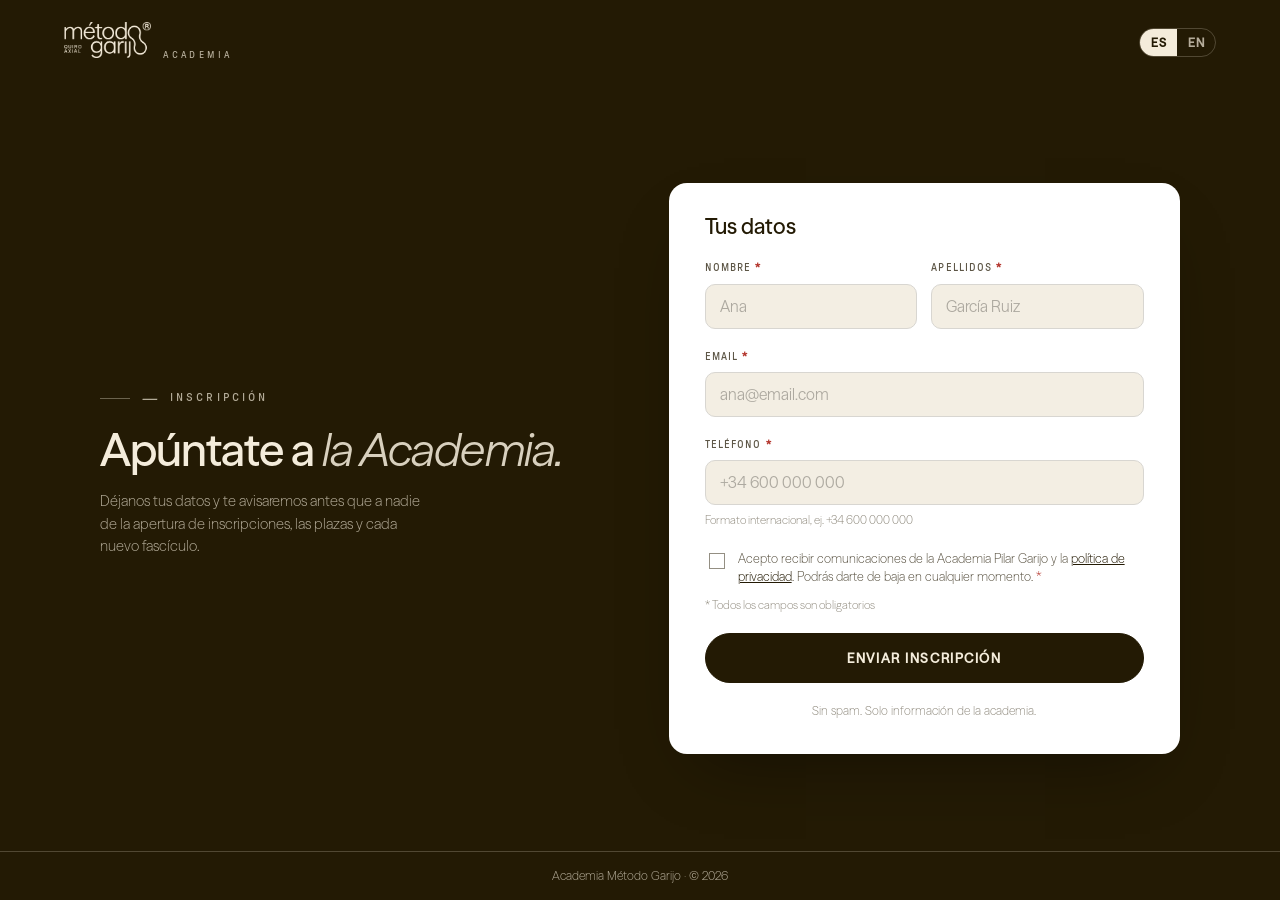
<file: index.html>
<!DOCTYPE html>
<html lang="es">
<head>
<meta charset="UTF-8">
<meta name="viewport" content="width=device-width, initial-scale=1.0">
<title>Academia Pilar Garijo — Apúntate</title>
<meta name="description" content="Apúntate a la Academia Pilar Garijo: déjanos tus datos y te avisaremos antes que a nadie de la apertura de inscripciones.">
<!--
  Academia Pilar Garijo — landing única de inscripción (sin contenido todavía)
  · Página temporal: mientras no hay contenido de la academia, esta es la
    única página visible/enlazada. El resto del sitio (home completa,
    inscripcion.html, área privada) sigue existiendo en el repo, solo que
    oculto/sin enlazar, para retomarlo cuando haya contenido.
  · Formulario de leads → webhook de Make (Data Store "Academia — Leads inscripción").
-->
<link rel="stylesheet" href="css/fonts.css">
<link rel="stylesheet" href="css/academia.css">
<link rel="stylesheet" href="css/landing-solo.css">
</head>
<body class="solo">

<header class="solo-header">
  <a class="ah-logo" href="index.html" aria-label="Pilar Garijo Academia">
    <img src="assets/logo-light.png" alt="Pilar Garijo">
    <span class="lbl" data-i18n="Academia">Academia</span>
  </a>
  <div class="ah-lang" role="group" aria-label="Idioma">
    <button type="button" data-lang="es" class="on">ES</button>
    <button type="button" data-lang="en">EN</button>
  </div>
</header>

<main class="solo-main">
  <div class="solo-shell">
    <div class="solo-intro">
      <span class="tag"><span class="n">—</span> <span data-i18n="Inscripción">Inscripción</span></span>
      <h1>Apúntate a <em>la Academia.</em></h1>
      <p data-i18n="Déjanos tus datos y te avisaremos antes que a nadie de la apertura de inscripciones, las plazas y cada nuevo fascículo.">Déjanos tus datos y te avisaremos antes que a nadie de la apertura de inscripciones, las plazas y cada nuevo fascículo.</p>
    </div>
    <div class="solo-card" id="lead-form-card">
      <form id="lead-form" data-endpoint="https://hook.eu2.make.com/jdwg7oiio9jqqylhlyr92ancybvf5mao" novalidate>
        <h2 data-i18n="Tus datos">Tus datos</h2>
        <div class="field-row">
          <div class="field">
            <label for="f-nombre" data-i18n="Nombre">Nombre <span class="req">*</span></label>
            <input id="f-nombre" name="nombre" type="text" autocomplete="given-name" placeholder="Ana" required>
            <span class="error" data-i18n="Escribe tu nombre">Escribe tu nombre</span>
          </div>
          <div class="field">
            <label for="f-apellidos" data-i18n="Apellidos">Apellidos <span class="req">*</span></label>
            <input id="f-apellidos" name="apellidos" type="text" autocomplete="family-name" placeholder="García Ruiz" required>
            <span class="error" data-i18n="Escribe tus apellidos">Escribe tus apellidos</span>
          </div>
        </div>
        <div class="field">
          <label for="f-email" data-i18n="Email">Email <span class="req">*</span></label>
          <input id="f-email" name="email" type="email" autocomplete="email" placeholder="ana@email.com" required>
          <span class="error" data-i18n="Revisa el email">Revisa el email</span>
        </div>
        <div class="field">
          <label for="f-telefono" data-i18n="Teléfono">Teléfono <span class="req">*</span></label>
          <input id="f-telefono" name="telefono" type="tel" inputmode="tel" autocomplete="tel" placeholder="+34 600 000 000" required>
          <span class="hint" data-i18n="Formato internacional, ej. +34 600 000 000">Formato internacional, ej. +34 600 000 000</span>
          <span class="error" data-i18n="Escribe tu teléfono en formato internacional (ej. +34 600 000 000)">Escribe tu teléfono en formato internacional (ej. +34 600 000 000)</span>
        </div>
        <label class="consent" id="consent-row">
          <input type="checkbox" id="f-consent" name="consentimiento" required>
          <span><span data-i18n="Acepto recibir comunicaciones de la Academia Pilar Garijo y la">Acepto recibir comunicaciones de la Academia Pilar Garijo y la</span> <a href="index-completo.html#politica" data-i18n="política de privacidad">política de privacidad</a><span data-i18n=". Podrás darte de baja en cualquier momento.">. Podrás darte de baja en cualquier momento.</span> <span class="req">*</span></span>
        </label>
        <p class="req-note" data-i18n="* Todos los campos son obligatorios">* Todos los campos son obligatorios</p>
        <button class="cta cta--fill" type="submit" data-i18n="Enviar inscripción">Enviar inscripción</button>
        <p class="form-note" data-i18n="Sin spam. Solo información de la academia.">Sin spam. Solo información de la academia.</p>
      </form>
      <div class="form-success">
        <div class="seal">
          <svg width="26" height="26" viewBox="0 0 34 34" fill="none" aria-hidden="true"><path d="M8 18 L14.5 24.5 L26 11" stroke="currentColor" stroke-width="1.6" fill="none" stroke-linecap="round" stroke-linejoin="round"></path></svg>
        </div>
        <h2 data-i18n="Ya estás dentro.">Ya estás dentro.</h2>
        <p data-i18n="Te avisaremos antes que a nadie cuando abramos la inscripción de septiembre.">Te avisaremos antes que a nadie cuando abramos la inscripción de septiembre.</p>
      </div>
    </div>
  </div>
</main>

<footer class="solo-footer">
  <span data-i18n="Academia Método Garijo · © 2026">Academia Método Garijo · © 2026</span>
</footer>

<script>
(function () {
  var form = document.getElementById('lead-form');
  var card = document.getElementById('lead-form-card');
  function setInvalid(input, invalid) {
    var field = input.closest('.field');
    if (field) field.classList.toggle('invalid', invalid);
    input.setAttribute('aria-invalid', invalid ? 'true' : 'false');
  }
  form.addEventListener('submit', function (e) {
    e.preventDefault();
    var nombre = document.getElementById('f-nombre');
    var apellidos = document.getElementById('f-apellidos');
    var email = document.getElementById('f-email');
    var telefono = document.getElementById('f-telefono');
    var consent = document.getElementById('f-consent');
    var consentRow = document.getElementById('consent-row');
    var ok = true;
    if (!nombre.value.trim()) { setInvalid(nombre, true); ok = false; } else { setInvalid(nombre, false); }
    if (!apellidos.value.trim()) { setInvalid(apellidos, true); ok = false; } else { setInvalid(apellidos, false); }
    var emailOk = /^[^\s@]+@[^\s@]+\.[^\s@]+$/.test(email.value.trim());
    if (!emailOk) { setInvalid(email, true); ok = false; } else { setInvalid(email, false); }
    var telE164 = telefono.value.trim().replace(/[\s().-]/g, '');
    var telOk = /^\+[1-9]\d{6,14}$/.test(telE164);
    if (!telOk) { setInvalid(telefono, true); ok = false; } else { setInvalid(telefono, false); }
    card.classList.toggle('invalid-consent', !consent.checked);
    if (!consent.checked) ok = false;
    if (!ok) return;
    var endpoint = form.getAttribute('data-endpoint');
    if (endpoint) {
      fetch(endpoint, {
        method: 'POST',
        headers: { 'Content-Type': 'application/json' },
        body: JSON.stringify({
          nombre: nombre.value.trim(),
          apellidos: apellidos.value.trim(),
          email: email.value.trim(),
          telefono: telE164,
          pagina: 'academia-index-solo',
          fecha: new Date().toISOString()
        })
      }).catch(function () {});
    }
    card.classList.add('sent');
  });
})();
</script>

<!-- ============ Idioma ES / EN ============ -->
<script>
(function () {
  var EN = {
    "Academia": "Academy",
    "Inscripción": "Enrolment",
    "Apúntate a": "Sign up for",
    "la Academia.": "the Academy.",
    "Déjanos tus datos y te avisaremos antes que a nadie de la apertura de inscripciones, las plazas y cada nuevo fascículo.": "Leave us your details and we'll let you know before anyone else about enrolment opening, places and every new instalment.",
    "Tus datos": "Your details",
    "Nombre": "First name",
    "Escribe tu nombre": "Enter your first name",
    "Apellidos": "Last name",
    "Escribe tus apellidos": "Enter your last name",
    "Email": "Email",
    "Revisa el email": "Check the email",
    "Teléfono": "Phone",
    "Formato internacional, ej. +34 600 000 000": "International format, e.g. +34 600 000 000",
    "Escribe tu teléfono en formato internacional (ej. +34 600 000 000)": "Enter your phone in international format (e.g. +34 600 000 000)",
    "* Todos los campos son obligatorios": "* All fields are required",
    "Acepto recibir comunicaciones de la Academia Pilar Garijo y la": "I agree to receive communications from the Pilar Garijo Academy and the",
    "política de privacidad": "privacy policy",
    ". Podrás darte de baja en cualquier momento.": ". You can unsubscribe at any time.",
    "Enviar inscripción": "Submit",
    "Sin spam. Solo información de la academia.": "No spam. Only academy information.",
    "Ya estás dentro.": "You're in.",
    "Te avisaremos antes que a nadie cuando abramos la inscripción de septiembre.": "We'll let you know before anyone else when September enrolment opens."
  };

  var originals = new Map();
  function cache(node) { if (!originals.has(node)) originals.set(node, node.nodeValue); }
  function walk(apply) {
    var tw = document.createTreeWalker(document.body, NodeFilter.SHOW_TEXT, null);
    var n;
    while ((n = tw.nextNode())) {
      var raw = n.nodeValue;
      if (!raw || !raw.trim()) continue;
      var key = raw.trim();
      if (apply) { if (EN[key]) { cache(n); n.nodeValue = raw.replace(key, EN[key]); } }
      else if (originals.has(n)) { n.nodeValue = originals.get(n); }
    }
  }
  function setLang(lang) {
    document.documentElement.setAttribute('lang', lang === 'en' ? 'en' : 'es');
    walk(lang === 'en');
    document.querySelectorAll('.ah-lang button').forEach(function (b) { b.classList.toggle('on', b.getAttribute('data-lang') === lang); });
    try { localStorage.setItem('pg_lang', lang); } catch (e) {}
  }
  document.querySelectorAll('.ah-lang button').forEach(function (b) {
    b.addEventListener('click', function () { setLang(b.getAttribute('data-lang')); });
  });
  var saved = 'es';
  try { saved = localStorage.getItem('pg_lang') || 'es'; } catch (e) {}
  if (saved === 'en') setLang('en');
})();
</script>

</body>
</html>
</file>
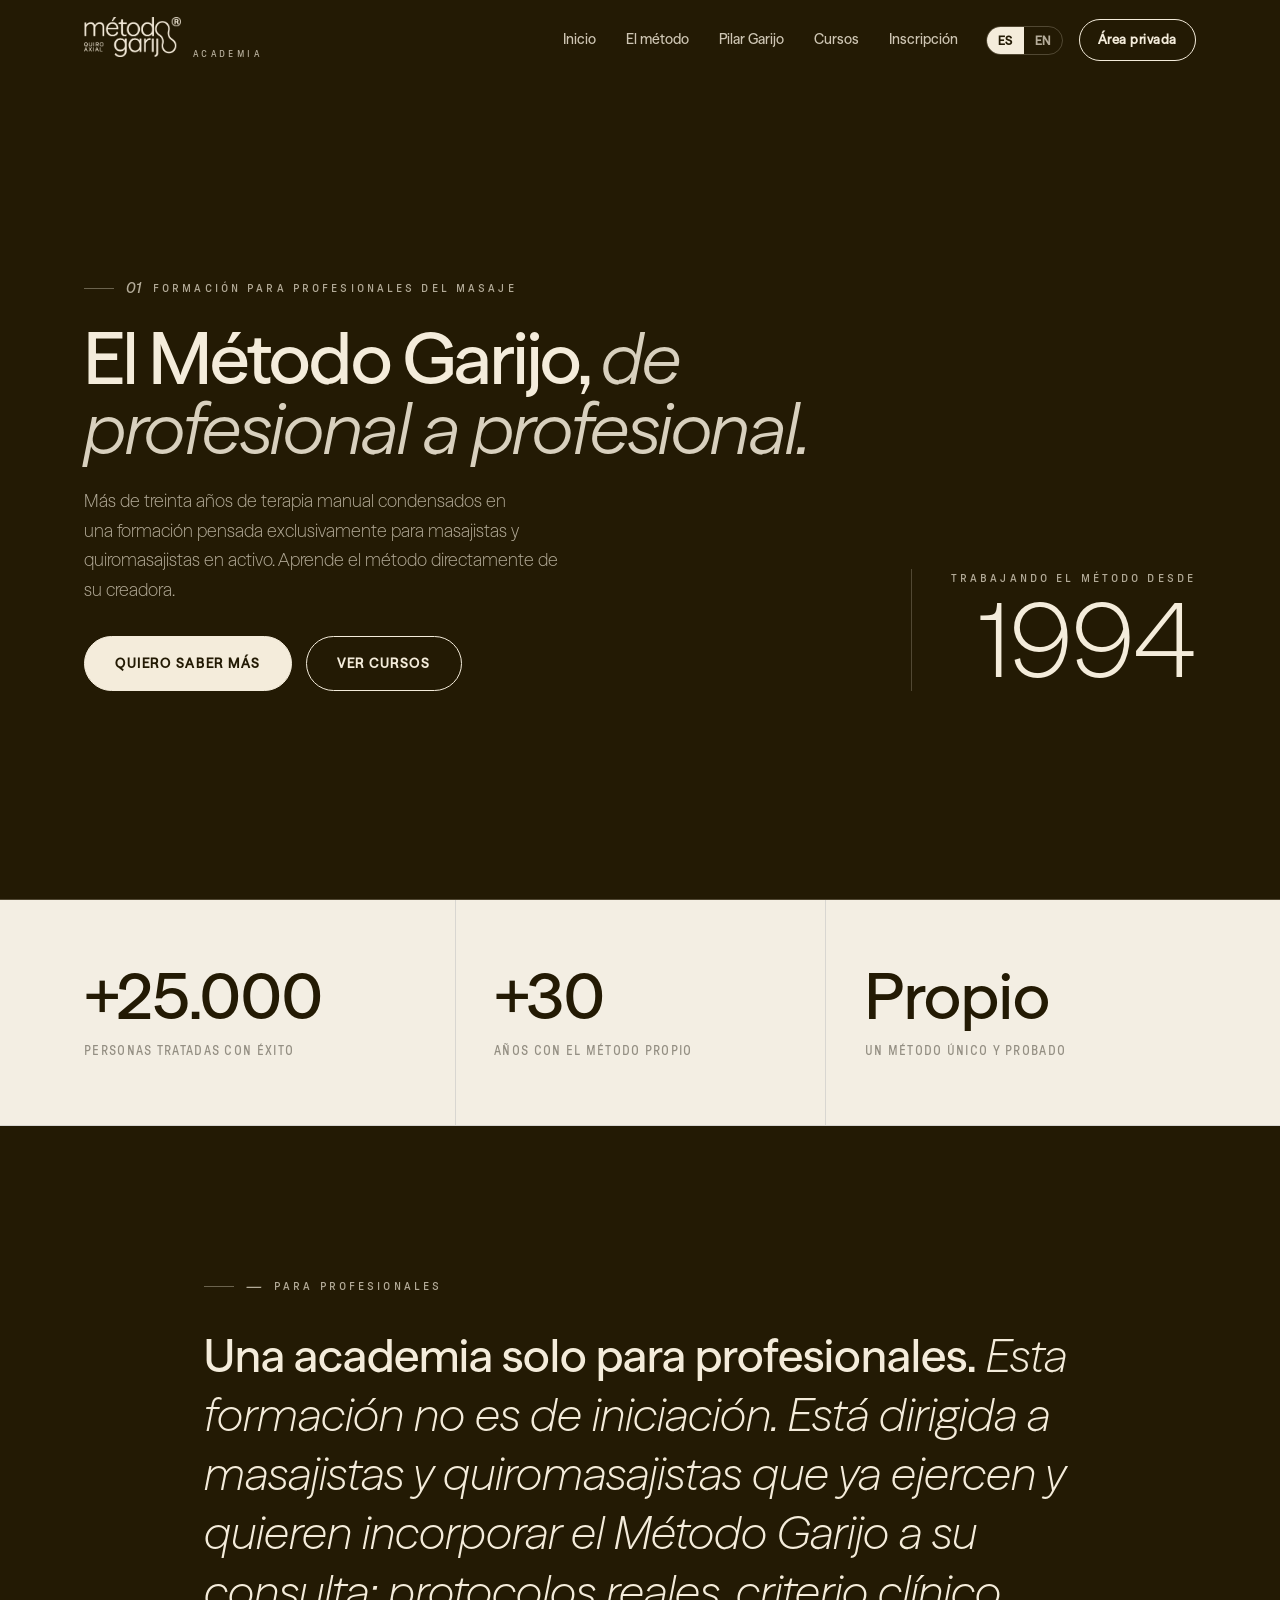
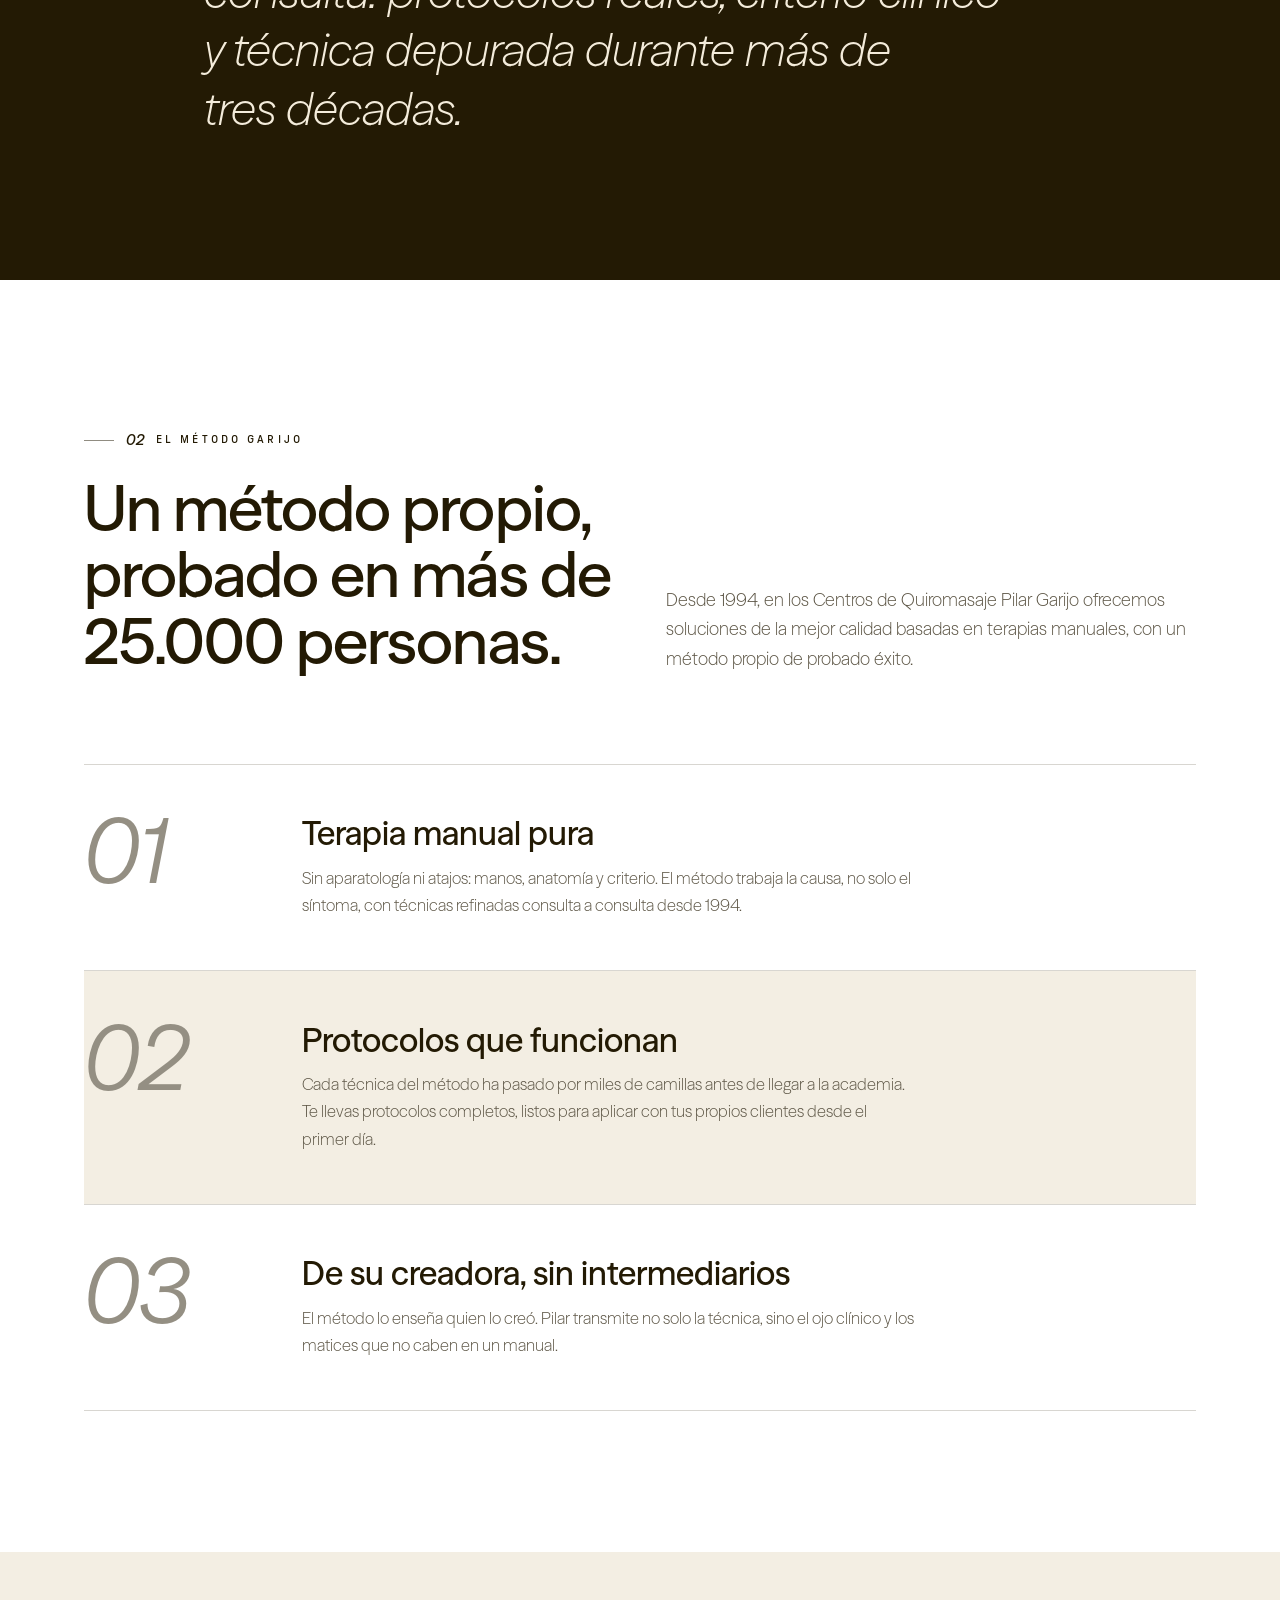
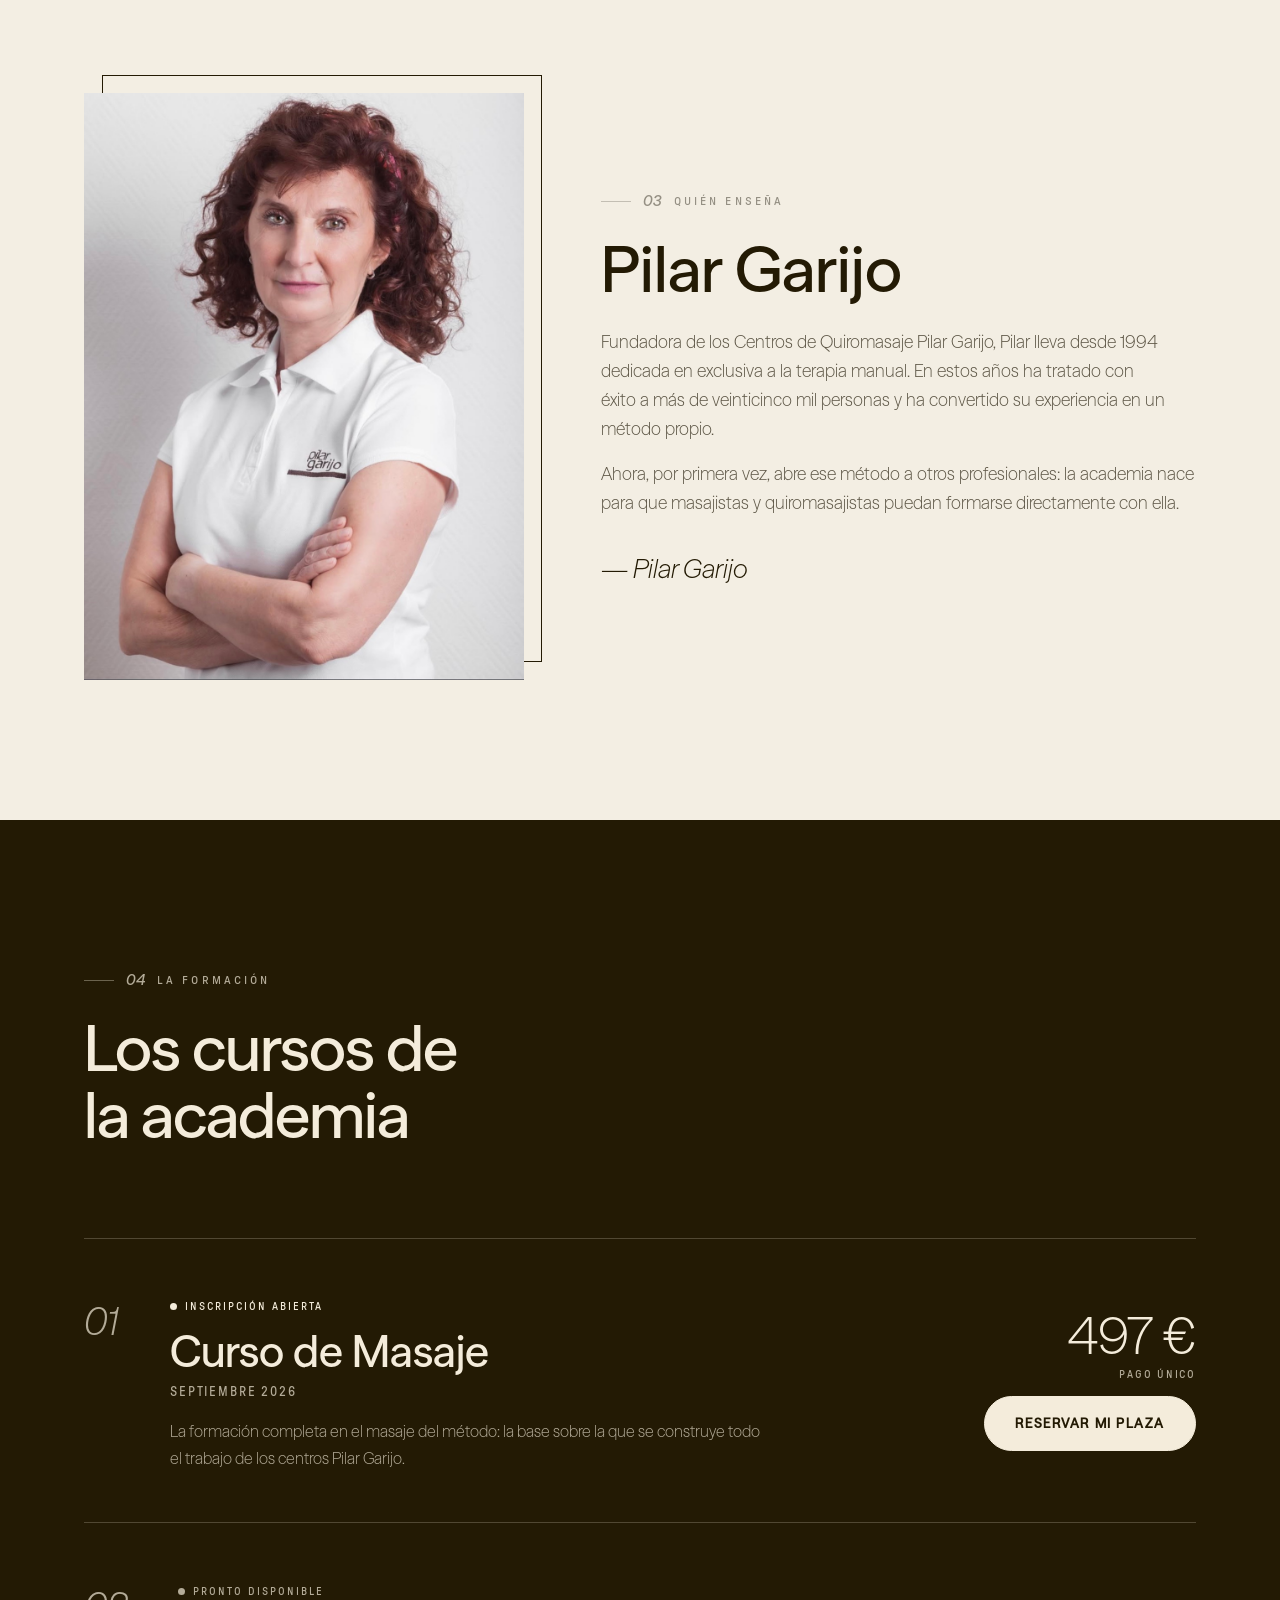
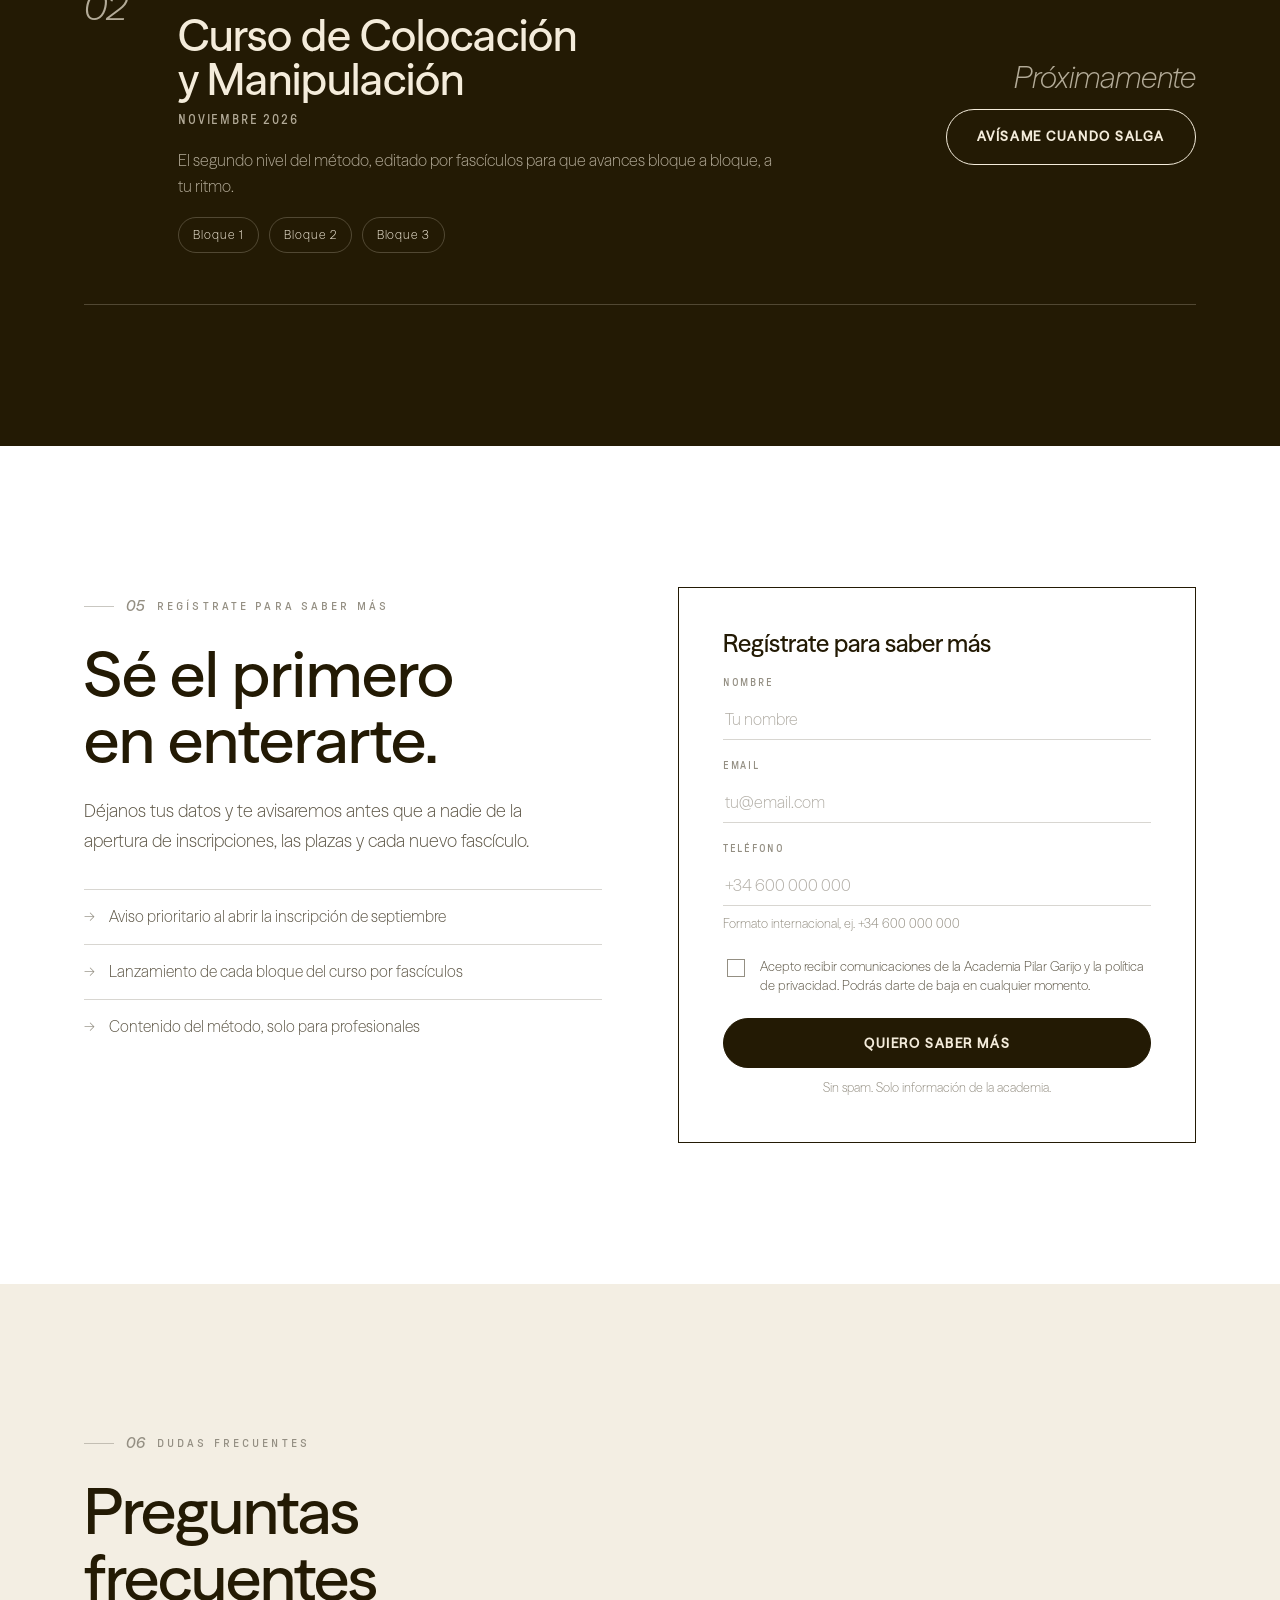
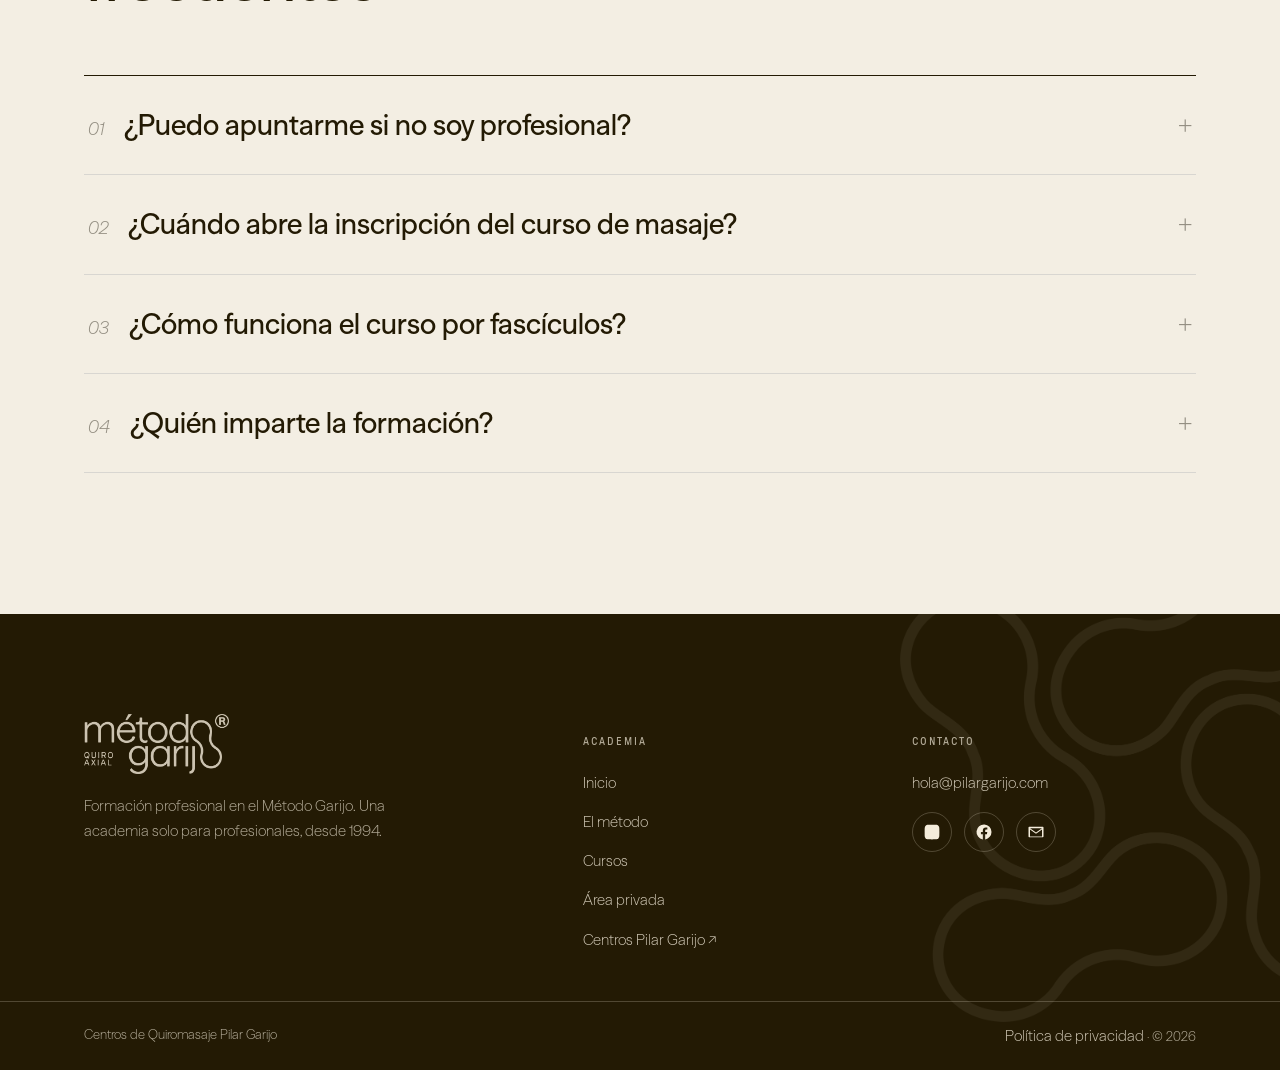
<file: index-completo.html>
<!DOCTYPE html>
<html lang="es">
<head>
<meta charset="UTF-8">
<meta name="viewport" content="width=device-width, initial-scale=1.0">
<title>Academia Pilar Garijo — Formación profesional en el Método Garijo</title>
<meta name="description" content="Academia Pilar Garijo: formación en el Método Garijo para masajistas y quiromasajistas en activo. Curso de Masaje (septiembre) y Curso de Colocación y Manipulación por fascículos.">
<!--
  Academia Pilar Garijo — landing v2 (editorial "dossier")
  · Marca: blanco / negro / #231a04 (+ crema). Tipografía: Season Sans + GT Pressura.
  · Mismo contenido que la v1; estructura y diseño completamente distintos.
  · Formulario: pon la URL de tu mailing en data-endpoint del <form id="lead-form">.
  · Fotos: sustituye los <img> de assets/fotos por las definitivas.
-->
<link rel="stylesheet" href="css/fonts.css">
<link rel="stylesheet" href="css/academia.css">
</head>
<body>

<!-- ============ HEADER ============ -->
<header class="ah" id="ah">
  <div class="shell ah-row">
    <a class="ah-logo" href="#top">
      <img src="assets/logo-light.png" alt="Pilar Garijo">
      <span class="lbl" data-i18n="Academia">Academia</span>
    </a>
    <nav class="ah-nav">
      <a href="#top" data-i18n="Inicio">Inicio</a>
      <a href="#metodo" data-i18n="El método">El método</a>
      <a href="#pilar" data-i18n="Pilar Garijo">Pilar Garijo</a>
      <a href="#cursos" data-i18n="Cursos">Cursos</a>
      <a href="inscripcion.html" data-i18n="Inscripción">Inscripción</a>
    </nav>
    <div class="ah-actions">
      <div class="ah-lang" role="group" aria-label="Idioma">
        <button type="button" data-lang="es" class="on">ES</button>
        <button type="button" data-lang="en">EN</button>
      </div>
      <a class="ah-priv" href="area-privada.html" data-i18n="Área privada">Área privada</a>
      <button class="ah-burger" type="button" aria-label="Menú" data-open-drawer>
        <svg viewBox="0 0 24 24" fill="none" stroke-width="2" stroke-linecap="round"><path d="M3 6h18M3 12h18M3 18h18"/></svg>
      </button>
    </div>
  </div>
</header>

<!-- mobile drawer -->
<div class="a-drawer" id="drawer">
  <button class="d-close" type="button" aria-label="Cerrar" data-close-drawer><svg viewBox="0 0 24 24" fill="none" stroke-width="2" stroke-linecap="round"><path d="M6 6l12 12M18 6L6 18"/></svg></button>
  <a href="#top" data-close-drawer data-i18n="Inicio">Inicio</a>
  <a href="#metodo" data-close-drawer data-i18n="El método">El método</a>
  <a href="#pilar" data-close-drawer data-i18n="Pilar Garijo">Pilar Garijo</a>
  <a href="#cursos" data-close-drawer data-i18n="Cursos">Cursos</a>
  <a href="inscripcion.html" data-close-drawer data-i18n="Inscripción">Inscripción</a>
  <a href="area-privada.html" data-close-drawer data-i18n="Área privada">Área privada</a>
</div>

<!-- ============ HERO ============ -->
<section class="hero on-dark" id="top">
  <div class="shell">
    <div class="hero-grid">
      <div>
        <span class="tag"><span class="n">01</span> <span data-i18n="Formación para profesionales del masaje">Formación para profesionales del masaje</span></span>
        <h1>El Método Garijo, <em>de profesional a profesional.</em></h1>
        <p class="hero-lede" data-i18n="Más de treinta años de terapia manual condensados en una formación pensada exclusivamente para masajistas y quiromasajistas en activo. Aprende el método directamente de su creadora.">Más de treinta años de terapia manual condensados en una formación pensada exclusivamente para masajistas y quiromasajistas en activo. Aprende el método directamente de su creadora.</p>
        <div class="hero-ctas">
          <a class="cta cta--fill" href="inscripcion.html" data-i18n="Quiero saber más">Quiero saber más</a>
          <a class="cta cta--line" href="#cursos" data-i18n="Ver cursos">Ver cursos</a>
        </div>
      </div>
      <div class="hero-aside">
        <div class="since" data-i18n="Trabajando el método desde">Trabajando el método desde</div>
        <div class="year">1994</div>
      </div>
    </div>
  </div>
</section>

<!-- ============ CIFRAS ============ -->
<section class="figures">
  <div class="shell">
    <div class="figure reveal"><b>+25.000</b><span data-i18n="Personas tratadas con éxito">Personas tratadas con éxito</span></div>
    <div class="figure reveal"><b>+30</b><span data-i18n="Trabajando el método desde">años con el método propio</span></div>
    <div class="figure reveal"><b data-i18n="Propio">Propio</b><span data-i18n="Un método único y probado">Un método único y probado</span></div>
  </div>
</section>

<!-- ============ MANIFIESTO ============ -->
<section class="manifesto on-dark">
  <div class="shell">
    <span class="tag"><span class="n">—</span> <span data-i18n="Para profesionales">Para profesionales</span></span>
    <p><b data-i18n="Una academia solo para profesionales.">Una academia solo para profesionales.</b> <span data-i18n="Esta formación no es de iniciación. Está dirigida a masajistas y quiromasajistas que ya ejercen y quieren incorporar el Método Garijo a su consulta: protocolos reales, criterio clínico y técnica depurada durante más de tres décadas.">Esta formación no es de iniciación. Está dirigida a masajistas y quiromasajistas que ya ejercen y quieren incorporar el Método Garijo a su consulta: protocolos reales, criterio clínico y técnica depurada durante más de tres décadas.</span></p>
  </div>
</section>

<!-- ============ EL MÉTODO ============ -->
<section class="method" id="metodo">
  <div class="shell">
    <div class="section-intro reveal">
      <div>
        <span class="tag"><span class="n">02</span> <span data-i18n="El Método Garijo">El Método Garijo</span></span>
        <h2 style="margin-top:22px;" data-i18n="Un método propio, probado en más de 25.000 personas.">Un método propio, probado en más de 25.000 personas.</h2>
      </div>
      <p class="lead" data-i18n="Desde 1994, en los Centros de Quiromasaje Pilar Garijo ofrecemos soluciones de la mejor calidad basadas en terapias manuales, con un método propio de probado éxito.">Desde 1994, en los Centros de Quiromasaje Pilar Garijo ofrecemos soluciones de la mejor calidad basadas en terapias manuales, con un método propio de probado éxito.</p>
    </div>
    <div class="steps">
      <article class="step reveal">
        <div class="num">01</div>
        <div class="step-in">
          <h3 data-i18n="Terapia manual pura">Terapia manual pura</h3>
          <p data-i18n="Sin aparatología ni atajos: manos, anatomía y criterio. El método trabaja la causa, no solo el síntoma, con técnicas refinadas consulta a consulta desde 1994.">Sin aparatología ni atajos: manos, anatomía y criterio. El método trabaja la causa, no solo el síntoma, con técnicas refinadas consulta a consulta desde 1994.</p>
        </div>
      </article>
      <article class="step reveal">
        <div class="num">02</div>
        <div class="step-in">
          <h3 data-i18n="Protocolos que funcionan">Protocolos que funcionan</h3>
          <p data-i18n="Cada técnica del método ha pasado por miles de camillas antes de llegar a la academia. Te llevas protocolos completos, listos para aplicar con tus propios clientes desde el primer día.">Cada técnica del método ha pasado por miles de camillas antes de llegar a la academia. Te llevas protocolos completos, listos para aplicar con tus propios clientes desde el primer día.</p>
        </div>
      </article>
      <article class="step reveal">
        <div class="num">03</div>
        <div class="step-in">
          <h3 data-i18n="De su creadora, sin intermediarios">De su creadora, sin intermediarios</h3>
          <p data-i18n="El método lo enseña quien lo creó. Pilar transmite no solo la técnica, sino el ojo clínico y los matices que no caben en un manual.">El método lo enseña quien lo creó. Pilar transmite no solo la técnica, sino el ojo clínico y los matices que no caben en un manual.</p>
        </div>
      </article>
    </div>
  </div>
</section>

<!-- ============ PILAR ============ -->
<section class="pilar" id="pilar">
  <div class="shell">
    <figure class="pilar-figure reveal" style="margin:0;">
      <img src="assets/fotos/pilar-retrato.jpg" alt="Retrato de Pilar Garijo">
    </figure>
    <div class="reveal">
      <span class="tag"><span class="n">03</span> <span data-i18n="Quién enseña">Quién enseña</span></span>
      <h2 data-i18n="Pilar Garijo">Pilar Garijo</h2>
      <div class="bio">
        <p data-i18n="Fundadora de los Centros de Quiromasaje Pilar Garijo, Pilar lleva desde 1994 dedicada en exclusiva a la terapia manual. En estos años ha tratado con éxito a más de veinticinco mil personas y ha convertido su experiencia en un método propio.">Fundadora de los Centros de Quiromasaje Pilar Garijo, Pilar lleva desde 1994 dedicada en exclusiva a la terapia manual. En estos años ha tratado con éxito a más de veinticinco mil personas y ha convertido su experiencia en un método propio.</p>
        <p data-i18n="Ahora, por primera vez, abre ese método a otros profesionales: la academia nace para que masajistas y quiromasajistas puedan formarse directamente con ella.">Ahora, por primera vez, abre ese método a otros profesionales: la academia nace para que masajistas y quiromasajistas puedan formarse directamente con ella.</p>
      </div>
      <p class="sign" data-i18n="— Pilar Garijo">— Pilar Garijo</p>
    </div>
  </div>
</section>

<!-- ============ CURSOS ============ -->
<section class="courses on-dark" id="cursos">
  <div class="shell">
    <div class="section-intro reveal">
      <div>
        <span class="tag"><span class="n">04</span> <span data-i18n="La formación">La formación</span></span>
        <h2 style="margin-top:22px;" data-i18n="Los cursos de la academia">Los cursos de la academia</h2>
      </div>
    </div>
    <div class="course-list">

      <article class="course reveal">
        <div class="c-index">01</div>
        <div class="c-main">
          <span class="c-status"><span data-i18n="Inscripción abierta">Inscripción abierta</span></span>
          <h3 data-i18n="Curso de Masaje">Curso de Masaje</h3>
          <div class="c-when" data-i18n="Septiembre 2026">Septiembre 2026</div>
          <p class="c-desc" data-i18n="La formación completa en el masaje del método: la base sobre la que se construye todo el trabajo de los centros Pilar Garijo.">La formación completa en el masaje del método: la base sobre la que se construye todo el trabajo de los centros Pilar Garijo.</p>
        </div>
        <div class="c-side">
          <div class="c-price">497&nbsp;€<small data-i18n="Pago único">Pago único</small></div>
          <a class="cta cta--fill" href="inscripcion.html" data-i18n="Reservar mi plaza">Reservar mi plaza</a>
        </div>
      </article>

      <article class="course course--soon reveal">
        <div class="c-index">02</div>
        <div class="c-main">
          <span class="c-status"><span data-i18n="Pronto disponible">Pronto disponible</span></span>
          <h3 data-i18n="Curso de Colocación">Curso de Colocación y Manipulación</h3>
          <div class="c-when" data-i18n="Noviembre 2026">Noviembre 2026</div>
          <p class="c-desc" data-i18n="El segundo nivel del método, editado por fascículos para que avances bloque a bloque, a tu ritmo.">El segundo nivel del método, editado por fascículos para que avances bloque a bloque, a tu ritmo.</p>
          <div class="c-blocks">
            <span data-i18n="Bloque 1">Bloque 1</span>
            <span data-i18n="Bloque 2">Bloque 2</span>
            <span data-i18n="Bloque 3">Bloque 3</span>
          </div>
        </div>
        <div class="c-side">
          <div class="c-price" data-i18n="Próximamente">Próximamente</div>
          <a class="cta cta--line" href="inscripcion.html" data-i18n="Avísame cuando salga">Avísame cuando salga</a>
        </div>
      </article>

    </div>
  </div>
</section>

<!-- ============ REGISTRO ============ -->
<section class="register" id="registro">
  <div class="shell">
    <div class="reveal">
      <span class="tag"><span class="n">05</span> <span data-i18n="Regístrate para saber más">Regístrate para saber más</span></span>
      <h2 data-i18n="Sé el primero en enterarte.">Sé el primero en enterarte.</h2>
      <p class="sub" data-i18n="Déjanos tus datos y te avisaremos antes que a nadie de la apertura de inscripciones, las plazas y cada nuevo fascículo.">Déjanos tus datos y te avisaremos antes que a nadie de la apertura de inscripciones, las plazas y cada nuevo fascículo.</p>
      <ul class="reg-points">
        <li data-i18n="Aviso prioritario al abrir la inscripción de septiembre">Aviso prioritario al abrir la inscripción de septiembre</li>
        <li data-i18n="Lanzamiento de cada bloque del curso por fascículos">Lanzamiento de cada bloque del curso por fascículos</li>
        <li data-i18n="Contenido del método, solo para profesionales">Contenido del método, solo para profesionales</li>
      </ul>
    </div>
    <div class="lead-form reveal" id="lead-form-card">
      <form id="lead-form" data-endpoint="" novalidate>
        <h3 style="margin-bottom:6px;" data-i18n="Regístrate para saber más">Regístrate para saber más</h3>
        <div class="field" style="margin-top:16px;">
          <label for="f-nombre" data-i18n="Nombre">Nombre</label>
          <input id="f-nombre" name="nombre" type="text" autocomplete="name" placeholder="Tu nombre">
          <span class="error" data-i18n="Escribe tu nombre">Escribe tu nombre</span>
        </div>
        <div class="field" style="margin-top:16px;">
          <label for="f-email" data-i18n="Email">Email</label>
          <input id="f-email" name="email" type="email" autocomplete="email" placeholder="tu@email.com">
          <span class="error" data-i18n="Revisa el email">Revisa el email</span>
        </div>
        <div class="field" style="margin-top:16px;">
          <label for="f-telefono" data-i18n="Teléfono">Teléfono</label>
          <input id="f-telefono" name="telefono" type="tel" inputmode="tel" autocomplete="tel" placeholder="+34 600 000 000">
          <span class="hint" data-i18n="Formato internacional, ej. +34 600 000 000">Formato internacional, ej. +34 600 000 000</span>
          <span class="error" data-i18n="Escribe tu teléfono en formato internacional (ej. +34 600 000 000)">Escribe tu teléfono en formato internacional (ej. +34 600 000 000)</span>
        </div>
        <label class="consent" id="consent-row" style="margin-top:22px;">
          <input type="checkbox" id="f-consent" name="consentimiento">
          <span><span data-i18n="Acepto recibir comunicaciones de la Academia Pilar Garijo y la">Acepto recibir comunicaciones de la Academia Pilar Garijo y la</span> <a href="#politica" data-i18n="política de privacidad">política de privacidad</a><span data-i18n=". Podrás darte de baja en cualquier momento.">. Podrás darte de baja en cualquier momento.</span></span>
        </label>
        <button class="cta cta--fill" type="submit" style="margin-top:22px;" data-i18n="Quiero saber más">Quiero saber más</button>
        <p class="form-note" style="margin-top:10px;" data-i18n="Sin spam. Solo información de la academia.">Sin spam. Solo información de la academia.</p>
      </form>
      <div class="form-success">
        <div class="seal">
          <svg width="32" height="32" viewBox="0 0 34 34" fill="none" aria-hidden="true"><path d="M8 18 L14.5 24.5 L26 11" stroke="currentColor" stroke-width="1.6" fill="none" stroke-linecap="round" stroke-linejoin="round"></path></svg>
        </div>
        <h3 data-i18n="Ya estás dentro.">Ya estás dentro.</h3>
        <p data-i18n="Te avisaremos antes que a nadie cuando abramos la inscripción de septiembre.">Te avisaremos antes que a nadie cuando abramos la inscripción de septiembre.</p>
      </div>
    </div>
  </div>
</section>

<!-- ============ FAQ ============ -->
<section class="faq" id="faq">
  <div class="shell">
    <div class="section-intro reveal">
      <div>
        <span class="tag"><span class="n">06</span> <span data-i18n="Dudas frecuentes">Dudas frecuentes</span></span>
        <h2 style="margin-top:22px;" data-i18n="Preguntas frecuentes">Preguntas frecuentes</h2>
      </div>
    </div>
    <div class="faq-list reveal">
      <details class="faq-item">
        <summary><span class="q-n">01</span><span class="q-t" data-i18n="¿Puedo apuntarme si no soy profesional?">¿Puedo apuntarme si no soy profesional?</span></summary>
        <p class="a" data-i18n="No. La academia está pensada exclusivamente para masajistas y quiromasajistas en activo. Los contenidos dan por hecho que ya dominas la base de la profesión.">No. La academia está pensada exclusivamente para masajistas y quiromasajistas en activo. Los contenidos dan por hecho que ya dominas la base de la profesión.</p>
      </details>
      <details class="faq-item">
        <summary><span class="q-n">02</span><span class="q-t" data-i18n="¿Cuándo abre la inscripción del curso de masaje?">¿Cuándo abre la inscripción del curso de masaje?</span></summary>
        <p class="a" data-i18n="En septiembre de 2026. Las plazas se anunciarán primero a las personas registradas en la lista — déjanos tus datos y te avisaremos antes que a nadie.">En septiembre de 2026. Las plazas se anunciarán primero a las personas registradas en la lista — déjanos tus datos y te avisaremos antes que a nadie.</p>
      </details>
      <details class="faq-item">
        <summary><span class="q-n">03</span><span class="q-t" data-i18n="¿Cómo funciona el curso por fascículos?">¿Cómo funciona el curso por fascículos?</span></summary>
        <p class="a" data-i18n="El Curso de Colocación y Manipulación se publicará por bloques a partir de noviembre de 2026: Bloque 1, Bloque 2 y Bloque 3. Iremos anunciando el contenido y las fechas de cada uno.">El Curso de Colocación y Manipulación se publicará por bloques a partir de noviembre de 2026: Bloque 1, Bloque 2 y Bloque 3. Iremos anunciando el contenido y las fechas de cada uno.</p>
      </details>
      <details class="faq-item">
        <summary><span class="q-n">04</span><span class="q-t" data-i18n="¿Quién imparte la formación?">¿Quién imparte la formación?</span></summary>
        <p class="a" data-i18n="Pilar Garijo, creadora del método y fundadora de los Centros de Quiromasaje Pilar Garijo, en activo desde 1994.">Pilar Garijo, creadora del método y fundadora de los Centros de Quiromasaje Pilar Garijo, en activo desde 1994.</p>
      </details>
    </div>
  </div>
</section>

<!-- ============ FOOTER ============ -->
<footer class="a-footer">
  <div class="footer-motif" aria-hidden="true"></div>
  <div class="shell">
    <div class="f-brand">
      <a href="#top" aria-label="Pilar Garijo Academia"><img src="assets/logo-light.png" alt="Pilar Garijo"></a>
      <p class="f-blurb" data-i18n="Formación profesional en el Método Garijo. Una academia solo para profesionales, desde 1994.">Formación profesional en el Método Garijo. Una academia solo para profesionales, desde 1994.</p>
    </div>
    <div>
      <h5 data-i18n="Academia">Academia</h5>
      <ul>
        <li><a href="#top" data-i18n="Inicio">Inicio</a></li>
        <li><a href="#metodo" data-i18n="El método">El método</a></li>
        <li><a href="#cursos" data-i18n="Cursos">Cursos</a></li>
        <li><a href="area-privada.html" data-i18n="Área privada">Área privada</a></li>
        <li><a href="https://gonzaloparaiso.github.io/centros-pilar-garijo/" target="_blank" rel="noopener">Centros Pilar Garijo ↗</a></li>
      </ul>
    </div>
    <div>
      <h5 data-i18n="Contacto">Contacto</h5>
      <ul>
        <li><a href="mailto:hola@pilargarijo.com">hola@pilargarijo.com</a></li>
      </ul>
      <div class="f-social">
        <a href="https://www.instagram.com/centrospilargarijo.quiromasaje" target="_blank" rel="noopener" aria-label="Instagram"><svg viewBox="0 0 24 24"><path d="M12 2.2c3.2 0 3.6 0 4.85.07 1.17.05 1.8.25 2.23.41.56.22.96.48 1.38.9.42.42.68.82.9 1.38.16.42.36 1.06.41 2.23.06 1.27.07 1.65.07 4.85s0 3.58-.07 4.85c-.05 1.17-.25 1.8-.41 2.23-.22.56-.48.96-.9 1.38-.42.42-.82.68-1.38.9-.42.16-1.06.36-2.23.41-1.27.06-1.65.07-4.85.07s-3.58 0-4.85-.07c-1.17-.05-1.8-.25-2.23-.41a3.7 3.7 0 0 1-1.38-.9 3.7 3.7 0 0 1-.9-1.38c-.16-.42-.36-1.06-.41-2.23C2.21 15.58 2.2 15.2 2.2 12s0-3.58.07-4.85c.05-1.17.25-1.8.41-2.23.22-.56.48-.96.9-1.38.42-.42.82-.68 1.38-.9.42-.16 1.06-.36 2.23-.41C8.42 2.21 8.8 2.2 12 2.2z"/></svg></a>
        <a href="https://www.facebook.com/centroquiromasajepilargarijo/" target="_blank" rel="noopener" aria-label="Facebook"><svg viewBox="0 0 24 24"><path d="M22 12a10 10 0 1 0-11.56 9.88v-6.99H7.9V12h2.54V9.8c0-2.5 1.49-3.89 3.78-3.89 1.09 0 2.24.2 2.24.2v2.46h-1.26c-1.24 0-1.63.77-1.63 1.56V12h2.78l-.44 2.89h-2.34v6.99A10 10 0 0 0 22 12z"/></svg></a>
        <a href="mailto:hola@pilargarijo.com" aria-label="Email"><svg viewBox="0 0 24 24"><path d="M3 5h18a1 1 0 0 1 1 1v12a1 1 0 0 1-1 1H3a1 1 0 0 1-1-1V6a1 1 0 0 1 1-1zm9 7.5L20 7H4l8 5.5zM4 8.8V18h16V8.8l-7.4 5.1a1 1 0 0 1-1.2 0L4 8.8z"/></svg></a>
      </div>
    </div>
  </div>
  <div class="f-bottom">
    <div class="shell">
      <span data-i18n="Centros de Quiromasaje Pilar Garijo">Centros de Quiromasaje Pilar Garijo</span>
      <span><a href="#politica" id="politica" data-i18n="política de privacidad">Política de privacidad</a> · © 2026</span>
    </div>
  </div>
</footer>

<!-- ============ Comportamiento ============ -->
<script>
(function () {
  // Header scroll-aware
  var ah = document.getElementById('ah');
  var onScroll = function () { ah.classList.toggle('is-stuck', window.scrollY > 24); };
  window.addEventListener('scroll', onScroll, { passive: true });
  onScroll();

  // Drawer móvil
  var drawer = document.getElementById('drawer');
  document.addEventListener('click', function (e) {
    var t = e.target.closest('[data-open-drawer],[data-close-drawer]');
    if (!t) return;
    if (t.hasAttribute('data-open-drawer')) drawer.classList.add('open');
    if (t.hasAttribute('data-close-drawer')) drawer.classList.remove('open');
  });

  // Formulario
  var form = document.getElementById('lead-form');
  var card = document.getElementById('lead-form-card');
  function setInvalid(input, invalid) {
    var field = input.closest('.field');
    if (field) field.classList.toggle('invalid', invalid);
    input.setAttribute('aria-invalid', invalid ? 'true' : 'false');
  }
  form.addEventListener('submit', function (e) {
    e.preventDefault();
    var nombre = document.getElementById('f-nombre');
    var email = document.getElementById('f-email');
    var telefono = document.getElementById('f-telefono');
    var consent = document.getElementById('f-consent');
    var consentRow = document.getElementById('consent-row');
    var ok = true;
    if (!nombre.value.trim()) { setInvalid(nombre, true); ok = false; } else { setInvalid(nombre, false); }
    var emailOk = /^[^\s@]+@[^\s@]+\.[^\s@]+$/.test(email.value.trim());
    if (!emailOk) { setInvalid(email, true); ok = false; } else { setInvalid(email, false); }
    var telOk = /^\+[1-9]\d{6,14}$/.test(telefono.value.trim().replace(/[\s().-]/g, ''));
    if (!telOk) { setInvalid(telefono, true); ok = false; } else { setInvalid(telefono, false); }
    consentRow.classList.toggle('invalid', !consent.checked);
    if (!consent.checked) ok = false;
    if (!ok) return;
    var endpoint = form.getAttribute('data-endpoint');
    if (endpoint) { fetch(endpoint, { method: 'POST', body: new FormData(form) }).catch(function () {}); }
    card.classList.add('sent');
  });

  // Reveal
  var prefersReduced = window.matchMedia('(prefers-reduced-motion: reduce)').matches;
  var els = document.querySelectorAll('.reveal');
  if (prefersReduced || !('IntersectionObserver' in window)) {
    els.forEach(function (el) { el.classList.add('in'); });
  } else {
    var io = new IntersectionObserver(function (entries) {
      entries.forEach(function (en) { if (en.isIntersecting) { en.target.classList.add('in'); io.unobserve(en.target); } });
    }, { threshold: 0.12 });
    els.forEach(function (el) { io.observe(el); });
  }
})();
</script>

<!-- ============ Idioma ES / EN ============ -->
<script>
(function () {
  var EN = {
    "Inicio": "Home",
    "El método": "The method",
    "Pilar Garijo": "Pilar Garijo",
    "Cursos": "Courses",
    "Inscripción": "Enrolment",
    "Área privada": "Private area",
    "Academia": "Academy",
    "Para profesionales": "For professionals",
    "Formación para profesionales del masaje": "Training for massage professionals",
    "El Método Garijo,": "The Garijo Method,",
    "de profesional a profesional.": "from professional to professional.",
    "Más de treinta años de terapia manual condensados en una formación pensada exclusivamente para masajistas y quiromasajistas en activo. Aprende el método directamente de su creadora.": "More than thirty years of manual therapy condensed into a training designed exclusively for practising masseurs and chiromassage therapists. Learn the method directly from its creator.",
    "Quiero saber más": "I want to know more",
    "Ver cursos": "See courses",
    "Trabajando el método desde": "Working with the method since",
    "Personas tratadas con éxito": "People successfully treated",
    "Propio": "Our own",
    "Un método único y probado": "A unique, proven method",
    "Una academia solo para profesionales.": "An academy for professionals only.",
    "Esta formación no es de iniciación. Está dirigida a masajistas y quiromasajistas que ya ejercen y quieren incorporar el Método Garijo a su consulta: protocolos reales, criterio clínico y técnica depurada durante más de tres décadas.": "This is not an introductory course. It is aimed at masseurs and chiromassage therapists who already practise and want to bring the Garijo Method into their work: real protocols, clinical judgement and technique refined over more than three decades.",
    "El Método Garijo": "The Garijo Method",
    "Un método propio, probado en más de 25.000 personas.": "Our own method, proven in more than 25,000 people.",
    "Desde 1994, en los Centros de Quiromasaje Pilar Garijo ofrecemos soluciones de la mejor calidad basadas en terapias manuales, con un método propio de probado éxito.": "Since 1994, at the Pilar Garijo Chiromassage Centres we have offered the highest quality solutions based on manual therapies, with our own method of proven success.",
    "Terapia manual pura": "Pure manual therapy",
    "Sin aparatología ni atajos: manos, anatomía y criterio. El método trabaja la causa, no solo el síntoma, con técnicas refinadas consulta a consulta desde 1994.": "No machines, no shortcuts: hands, anatomy and judgement. The method works on the cause, not just the symptom, with techniques refined session after session since 1994.",
    "Protocolos que funcionan": "Protocols that work",
    "Cada técnica del método ha pasado por miles de camillas antes de llegar a la academia. Te llevas protocolos completos, listos para aplicar con tus propios clientes desde el primer día.": "Every technique in the method has been through thousands of treatment tables before reaching the academy. You take away complete protocols, ready to apply with your own clients from day one.",
    "De su creadora, sin intermediarios": "From its creator, with no middlemen",
    "El método lo enseña quien lo creó. Pilar transmite no solo la técnica, sino el ojo clínico y los matices que no caben en un manual.": "The method is taught by the person who created it. Pilar passes on not only the technique, but the clinical eye and the nuances that no manual can capture.",
    "Quién enseña": "Who teaches",
    "Fundadora de los Centros de Quiromasaje Pilar Garijo, Pilar lleva desde 1994 dedicada en exclusiva a la terapia manual. En estos años ha tratado con éxito a más de veinticinco mil personas y ha convertido su experiencia en un método propio.": "Founder of the Pilar Garijo Chiromassage Centres, Pilar has dedicated herself exclusively to manual therapy since 1994. Over these years she has successfully treated more than twenty-five thousand people and turned her experience into her own method.",
    "Ahora, por primera vez, abre ese método a otros profesionales: la academia nace para que masajistas y quiromasajistas puedan formarse directamente con ella.": "Now, for the first time, she opens that method to other professionals: the academy is born so that masseurs and chiromassage therapists can train directly with her.",
    "— Pilar Garijo": "— Pilar Garijo",
    "La formación": "The training",
    "Los cursos de la academia": "The academy courses",
    "Inscripción abierta": "Enrolment open",
    "Septiembre 2026": "September 2026",
    "Curso de Masaje": "Massage Course",
    "La formación completa en el masaje del método: la base sobre la que se construye todo el trabajo de los centros Pilar Garijo.": "The complete training in the method's massage: the foundation on which all the work of the Pilar Garijo centres is built.",
    "Pago único": "One-time payment",
    "Reservar mi plaza": "Reserve my place",
    "Pronto disponible": "Coming soon",
    "Noviembre 2026": "November 2026",
    "Curso de Colocación y Manipulación": "Positioning & Manipulation Course",
    "El segundo nivel del método, editado por fascículos para que avances bloque a bloque, a tu ritmo.": "The method's second level, released in instalments so you can progress block by block, at your own pace.",
    "Bloque 1": "Block 1",
    "Bloque 2": "Block 2",
    "Bloque 3": "Block 3",
    "Próximamente": "Coming soon",
    "Avísame cuando salga": "Notify me when it launches",
    "Regístrate para saber más": "Register to learn more",
    "Sé el primero en enterarte.": "Be the first to know.",
    "Déjanos tus datos y te avisaremos antes que a nadie de la apertura de inscripciones, las plazas y cada nuevo fascículo.": "Leave us your details and we'll let you know before anyone else about enrolment opening, places and every new instalment.",
    "Aviso prioritario al abrir la inscripción de septiembre": "Priority notice when September enrolment opens",
    "Lanzamiento de cada bloque del curso por fascículos": "Launch of each block of the instalment course",
    "Contenido del método, solo para profesionales": "Method content, for professionals only",
    "Nombre": "Name",
    "Escribe tu nombre": "Enter your name",
    "Email": "Email",
    "Revisa el email": "Check the email",
    "Teléfono": "Phone",
    "Formato internacional, ej. +34 600 000 000": "International format, e.g. +34 600 000 000",
    "Escribe tu teléfono en formato internacional (ej. +34 600 000 000)": "Enter your phone in international format (e.g. +34 600 000 000)",
    "Acepto recibir comunicaciones de la Academia Pilar Garijo y la": "I agree to receive communications from the Pilar Garijo Academy and the",
    "política de privacidad": "privacy policy",
    ". Podrás darte de baja en cualquier momento.": ". You can unsubscribe at any time.",
    "Sin spam. Solo información de la academia.": "No spam. Only academy information.",
    "Ya estás dentro.": "You're in.",
    "Te avisaremos antes que a nadie cuando abramos la inscripción de septiembre.": "We'll let you know before anyone else when September enrolment opens.",
    "Dudas frecuentes": "Common questions",
    "Preguntas frecuentes": "Frequently asked questions",
    "¿Puedo apuntarme si no soy profesional?": "Can I sign up if I'm not a professional?",
    "No. La academia está pensada exclusivamente para masajistas y quiromasajistas en activo. Los contenidos dan por hecho que ya dominas la base de la profesión.": "No. The academy is intended exclusively for practising masseurs and chiromassage therapists. The content assumes you already master the basics of the profession.",
    "¿Cuándo abre la inscripción del curso de masaje?": "When does enrolment for the massage course open?",
    "En septiembre de 2026. Las plazas se anunciarán primero a las personas registradas en la lista — déjanos tus datos y te avisaremos antes que a nadie.": "In September 2026. Places will be announced first to those registered on the list — leave us your details and we'll let you know before anyone else.",
    "¿Cómo funciona el curso por fascículos?": "How does the instalment course work?",
    "El Curso de Colocación y Manipulación se publicará por bloques a partir de noviembre de 2026: Bloque 1, Bloque 2 y Bloque 3. Iremos anunciando el contenido y las fechas de cada uno.": "The Positioning & Manipulation Course will be published in blocks from November 2026: Block 1, Block 2 and Block 3. We'll announce the content and dates of each one.",
    "¿Quién imparte la formación?": "Who teaches the training?",
    "Pilar Garijo, creadora del método y fundadora de los Centros de Quiromasaje Pilar Garijo, en activo desde 1994.": "Pilar Garijo, creator of the method and founder of the Pilar Garijo Chiromassage Centres, working since 1994.",
    "Formación profesional en el Método Garijo. Una academia solo para profesionales, desde 1994.": "Professional training in the Garijo Method. An academy for professionals only, since 1994.",
    "Contacto": "Contact",
    "Centros de Quiromasaje Pilar Garijo": "Pilar Garijo Chiromassage Centres"
  };

  var originals = new Map();
  function cache(node) { if (!originals.has(node)) originals.set(node, node.nodeValue); }
  function walk(apply) {
    var tw = document.createTreeWalker(document.body, NodeFilter.SHOW_TEXT, null);
    var n;
    while ((n = tw.nextNode())) {
      var raw = n.nodeValue;
      if (!raw || !raw.trim()) continue;
      var key = raw.trim();
      if (apply) { if (EN[key]) { cache(n); n.nodeValue = raw.replace(key, EN[key]); } }
      else if (originals.has(n)) { n.nodeValue = originals.get(n); }
    }
  }
  function setLang(lang) {
    document.documentElement.setAttribute('lang', lang === 'en' ? 'en' : 'es');
    walk(lang === 'en');
    document.querySelectorAll('.ah-lang button').forEach(function (b) { b.classList.toggle('on', b.getAttribute('data-lang') === lang); });
    try { localStorage.setItem('pg_lang', lang); } catch (e) {}
  }
  document.querySelectorAll('.ah-lang button').forEach(function (b) {
    b.addEventListener('click', function () { setLang(b.getAttribute('data-lang')); });
  });
  var saved = 'es';
  try { saved = localStorage.getItem('pg_lang') || 'es'; } catch (e) {}
  if (saved === 'en') setLang('en');
})();
</script>

</body>
</html>
</file>
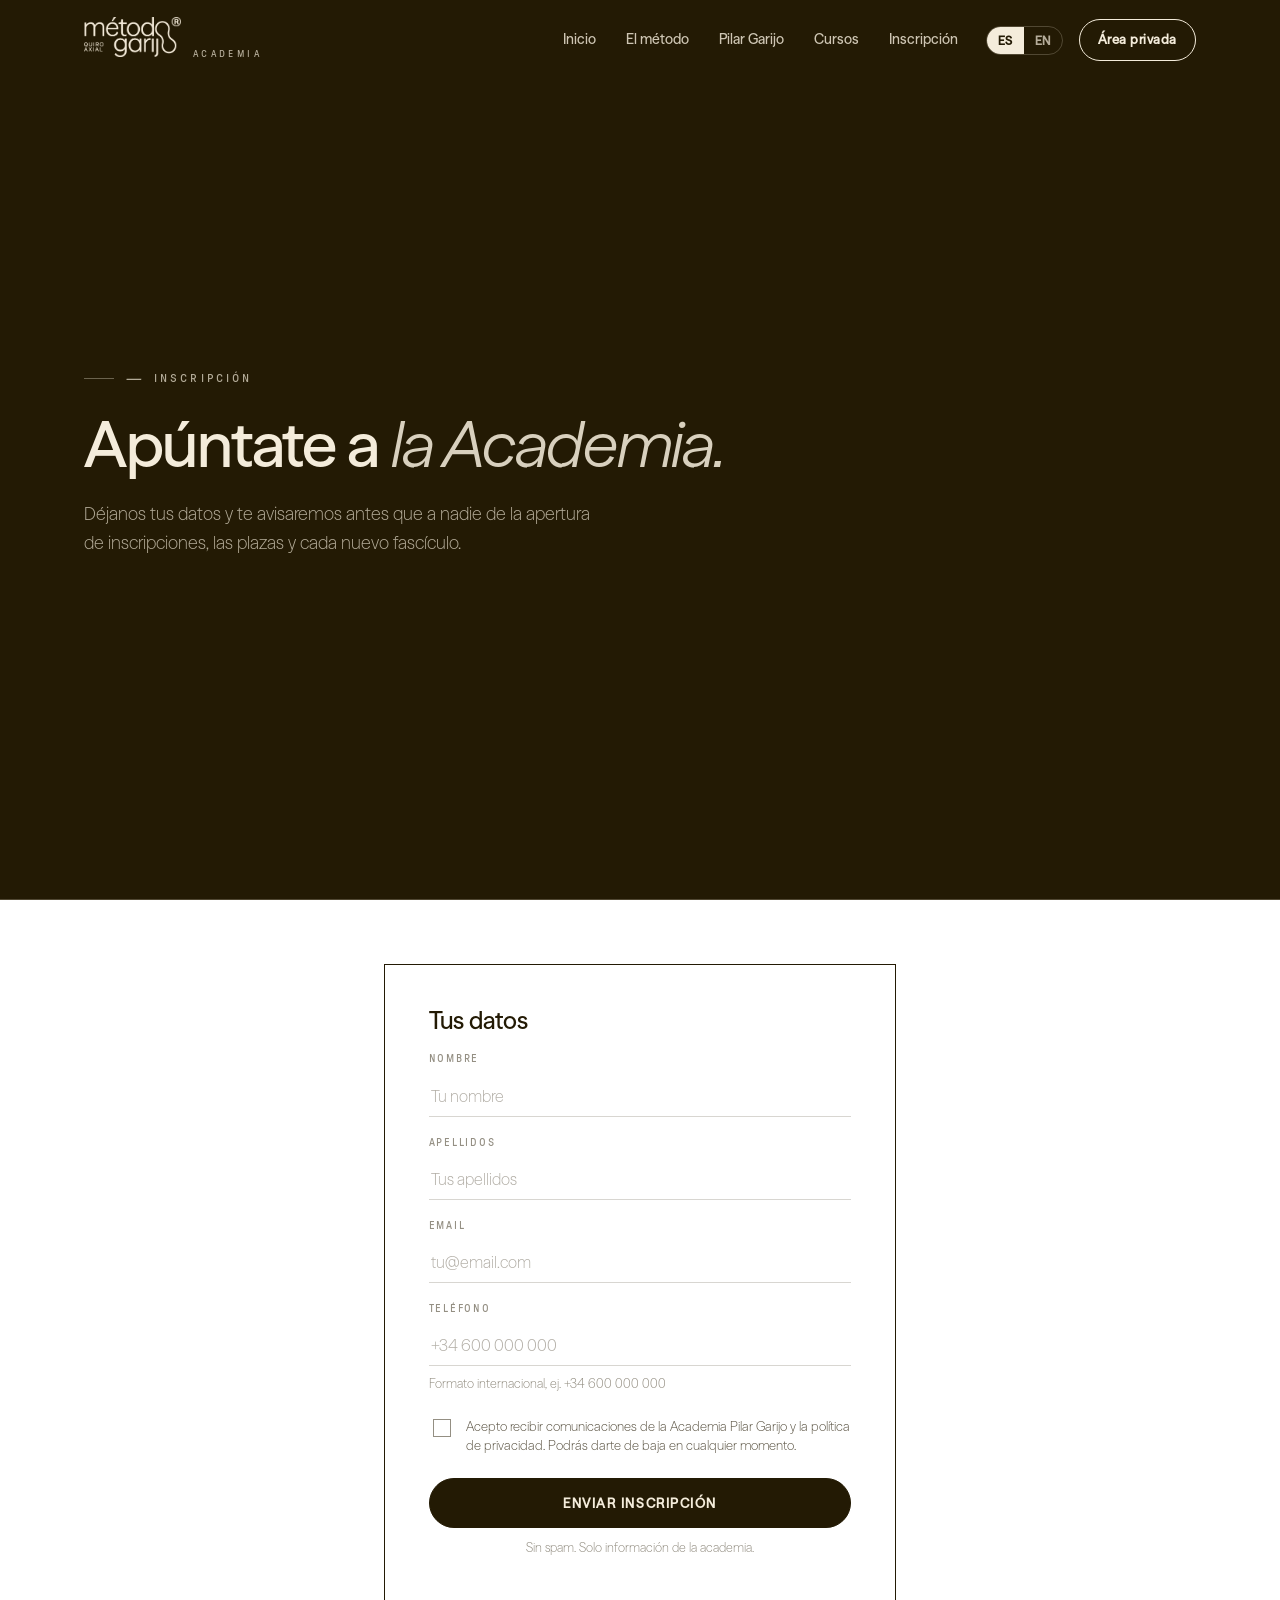
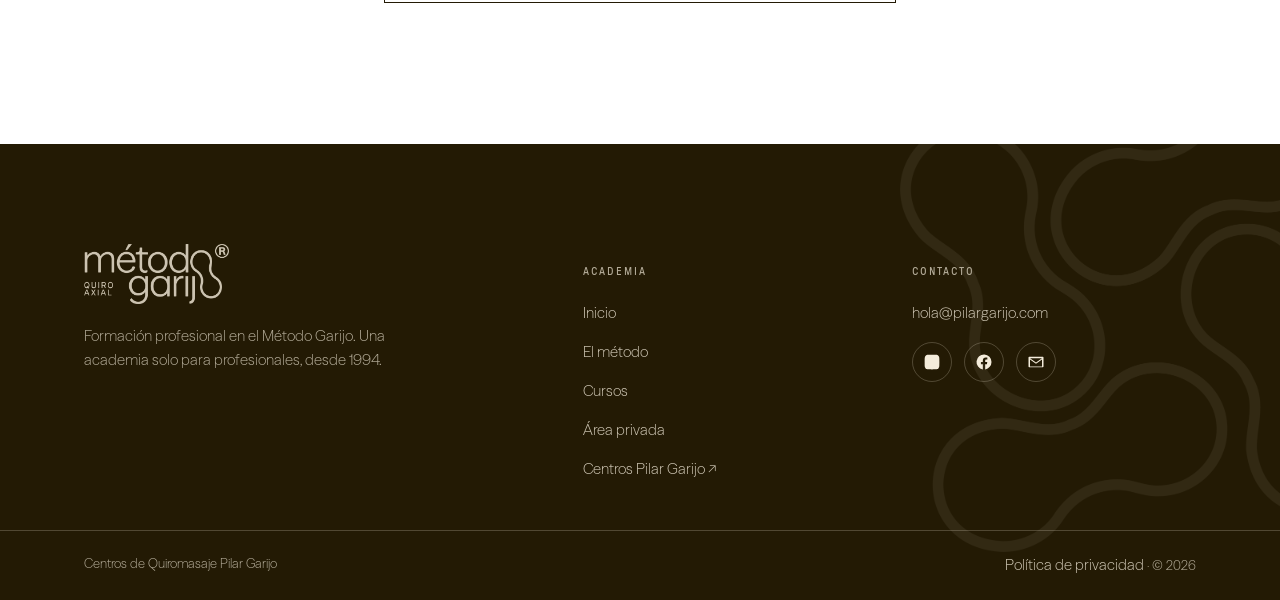
<file: inscripcion.html>
<!DOCTYPE html>
<html lang="es">
<head>
<meta charset="UTF-8">
<meta name="viewport" content="width=device-width, initial-scale=1.0">
<title>Academia Pilar Garijo — Inscripción</title>
<meta name="description" content="Apúntate a la Academia Pilar Garijo: déjanos tus datos y te avisaremos antes que a nadie de la apertura de inscripciones.">
<!--
  Academia Pilar Garijo — página de inscripción
  · Formulario de leads: Nombre, Apellidos, Email, Teléfono.
  · Pon la URL del webhook de Make en data-endpoint del <form id="lead-form">.
    El formulario envía un POST con JSON: { nombre, apellidos, email, telefono, pagina, fecha }.
-->
<link rel="stylesheet" href="css/fonts.css">
<link rel="stylesheet" href="css/academia.css">
</head>
<body>

<!-- ============ HEADER ============ -->
<header class="ah" id="ah">
  <div class="shell ah-row">
    <a class="ah-logo" href="index.html">
      <img src="assets/logo-light.png" alt="Pilar Garijo">
      <span class="lbl" data-i18n="Academia">Academia</span>
    </a>
    <nav class="ah-nav">
      <a href="index.html" data-i18n="Inicio">Inicio</a>
      <a href="index.html#metodo" data-i18n="El método">El método</a>
      <a href="index.html#pilar" data-i18n="Pilar Garijo">Pilar Garijo</a>
      <a href="index.html#cursos" data-i18n="Cursos">Cursos</a>
      <a href="inscripcion.html" class="on" data-i18n="Inscripción">Inscripción</a>
    </nav>
    <div class="ah-actions">
      <div class="ah-lang" role="group" aria-label="Idioma">
        <button type="button" data-lang="es" class="on">ES</button>
        <button type="button" data-lang="en">EN</button>
      </div>
      <a class="ah-priv" href="area-privada.html" data-i18n="Área privada">Área privada</a>
      <button class="ah-burger" type="button" aria-label="Menú" data-open-drawer>
        <svg viewBox="0 0 24 24" fill="none" stroke-width="2" stroke-linecap="round"><path d="M3 6h18M3 12h18M3 18h18"/></svg>
      </button>
    </div>
  </div>
</header>

<!-- mobile drawer -->
<div class="a-drawer" id="drawer">
  <button class="d-close" type="button" aria-label="Cerrar" data-close-drawer><svg viewBox="0 0 24 24" fill="none" stroke-width="2" stroke-linecap="round"><path d="M6 6l12 12M18 6L6 18"/></svg></button>
  <a href="index.html" data-close-drawer data-i18n="Inicio">Inicio</a>
  <a href="index.html#metodo" data-close-drawer data-i18n="El método">El método</a>
  <a href="index.html#pilar" data-close-drawer data-i18n="Pilar Garijo">Pilar Garijo</a>
  <a href="index.html#cursos" data-close-drawer data-i18n="Cursos">Cursos</a>
  <a href="inscripcion.html" data-close-drawer data-i18n="Inscripción">Inscripción</a>
  <a href="area-privada.html" data-close-drawer data-i18n="Área privada">Área privada</a>
</div>

<!-- ============ INTRO ============ -->
<section class="hero on-dark" id="top" style="padding-bottom: clamp(50px,7vw,86px);">
  <div class="shell">
    <div class="hero-grid" style="grid-template-columns: 1fr;">
      <div>
        <span class="tag"><span class="n">—</span> <span data-i18n="Inscripción">Inscripción</span></span>
        <h1 style="font-size: clamp(38px, 5.2vw, 64px);">Apúntate a <em>la Academia.</em></h1>
        <p class="hero-lede" data-i18n="Déjanos tus datos y te avisaremos antes que a nadie de la apertura de inscripciones, las plazas y cada nuevo fascículo.">Déjanos tus datos y te avisaremos antes que a nadie de la apertura de inscripciones, las plazas y cada nuevo fascículo.</p>
      </div>
    </div>
  </div>
</section>

<!-- ============ FORMULARIO ============ -->
<section class="register" id="registro-academia" style="padding-top: clamp(40px,6vw,64px);">
  <div class="shell" style="grid-template-columns: 1fr; max-width: 640px;">
    <div class="lead-form reveal in" id="lead-form-card">
      <form id="lead-form" data-endpoint="https://hook.eu2.make.com/jdwg7oiio9jqqylhlyr92ancybvf5mao" novalidate>
        <h3 style="margin-bottom:6px;" data-i18n="Tus datos">Tus datos</h3>
        <div class="field" style="margin-top:16px;">
          <label for="f-nombre" data-i18n="Nombre">Nombre</label>
          <input id="f-nombre" name="nombre" type="text" autocomplete="given-name" placeholder="Tu nombre">
          <span class="error" data-i18n="Escribe tu nombre">Escribe tu nombre</span>
        </div>
        <div class="field" style="margin-top:16px;">
          <label for="f-apellidos" data-i18n="Apellidos">Apellidos</label>
          <input id="f-apellidos" name="apellidos" type="text" autocomplete="family-name" placeholder="Tus apellidos">
          <span class="error" data-i18n="Escribe tus apellidos">Escribe tus apellidos</span>
        </div>
        <div class="field" style="margin-top:16px;">
          <label for="f-email" data-i18n="Email">Email</label>
          <input id="f-email" name="email" type="email" autocomplete="email" placeholder="tu@email.com">
          <span class="error" data-i18n="Revisa el email">Revisa el email</span>
        </div>
        <div class="field" style="margin-top:16px;">
          <label for="f-telefono" data-i18n="Teléfono">Teléfono</label>
          <input id="f-telefono" name="telefono" type="tel" inputmode="tel" autocomplete="tel" placeholder="+34 600 000 000">
          <span class="hint" data-i18n="Formato internacional, ej. +34 600 000 000">Formato internacional, ej. +34 600 000 000</span>
          <span class="error" data-i18n="Escribe tu teléfono en formato internacional (ej. +34 600 000 000)">Escribe tu teléfono en formato internacional (ej. +34 600 000 000)</span>
        </div>
        <label class="consent" id="consent-row" style="margin-top:22px;">
          <input type="checkbox" id="f-consent" name="consentimiento">
          <span><span data-i18n="Acepto recibir comunicaciones de la Academia Pilar Garijo y la">Acepto recibir comunicaciones de la Academia Pilar Garijo y la</span> <a href="index.html#politica" data-i18n="política de privacidad">política de privacidad</a><span data-i18n=". Podrás darte de baja en cualquier momento.">. Podrás darte de baja en cualquier momento.</span></span>
        </label>
        <button class="cta cta--fill" type="submit" style="margin-top:22px;" data-i18n="Enviar inscripción">Enviar inscripción</button>
        <p class="form-note" style="margin-top:10px;" data-i18n="Sin spam. Solo información de la academia.">Sin spam. Solo información de la academia.</p>
      </form>
      <div class="form-success">
        <div class="seal">
          <svg width="32" height="32" viewBox="0 0 34 34" fill="none" aria-hidden="true"><path d="M8 18 L14.5 24.5 L26 11" stroke="currentColor" stroke-width="1.6" fill="none" stroke-linecap="round" stroke-linejoin="round"></path></svg>
        </div>
        <h3 data-i18n="Ya estás dentro.">Ya estás dentro.</h3>
        <p data-i18n="Te avisaremos antes que a nadie cuando abramos la inscripción de septiembre.">Te avisaremos antes que a nadie cuando abramos la inscripción de septiembre.</p>
      </div>
    </div>
  </div>
</section>

<!-- ============ FOOTER ============ -->
<footer class="a-footer">
  <div class="footer-motif" aria-hidden="true"></div>
  <div class="shell">
    <div class="f-brand">
      <a href="index.html" aria-label="Pilar Garijo Academia"><img src="assets/logo-light.png" alt="Pilar Garijo"></a>
      <p class="f-blurb" data-i18n="Formación profesional en el Método Garijo. Una academia solo para profesionales, desde 1994.">Formación profesional en el Método Garijo. Una academia solo para profesionales, desde 1994.</p>
    </div>
    <div>
      <h5 data-i18n="Academia">Academia</h5>
      <ul>
        <li><a href="index.html" data-i18n="Inicio">Inicio</a></li>
        <li><a href="index.html#metodo" data-i18n="El método">El método</a></li>
        <li><a href="index.html#cursos" data-i18n="Cursos">Cursos</a></li>
        <li><a href="area-privada.html" data-i18n="Área privada">Área privada</a></li>
        <li><a href="https://gonzaloparaiso.github.io/centros-pilar-garijo/" target="_blank" rel="noopener">Centros Pilar Garijo ↗</a></li>
      </ul>
    </div>
    <div>
      <h5 data-i18n="Contacto">Contacto</h5>
      <ul>
        <li><a href="mailto:hola@pilargarijo.com">hola@pilargarijo.com</a></li>
      </ul>
      <div class="f-social">
        <a href="https://www.instagram.com/centrospilargarijo.quiromasaje" target="_blank" rel="noopener" aria-label="Instagram"><svg viewBox="0 0 24 24"><path d="M12 2.2c3.2 0 3.6 0 4.85.07 1.17.05 1.8.25 2.23.41.56.22.96.48 1.38.9.42.42.68.82.9 1.38.16.42.36 1.06.41 2.23.06 1.27.07 1.65.07 4.85s0 3.58-.07 4.85c-.05 1.17-.25 1.8-.41 2.23-.22.56-.48.96-.9 1.38-.42.42-.82.68-1.38.9-.42.16-1.06.36-2.23.41-1.27.06-1.65.07-4.85.07s-3.58 0-4.85-.07c-1.17-.05-1.8-.25-2.23-.41a3.7 3.7 0 0 1-1.38-.9 3.7 3.7 0 0 1-.9-1.38c-.16-.42-.36-1.06-.41-2.23C2.21 15.58 2.2 15.2 2.2 12s0-3.58.07-4.85c.05-1.17.25-1.8.41-2.23.22-.56.48-.96.9-1.38.42-.42.82-.68 1.38-.9.42-.16 1.06-.36 2.23-.41C8.42 2.21 8.8 2.2 12 2.2z"/></svg></a>
        <a href="https://www.facebook.com/centroquiromasajepilargarijo/" target="_blank" rel="noopener" aria-label="Facebook"><svg viewBox="0 0 24 24"><path d="M22 12a10 10 0 1 0-11.56 9.88v-6.99H7.9V12h2.54V9.8c0-2.5 1.49-3.89 3.78-3.89 1.09 0 2.24.2 2.24.2v2.46h-1.26c-1.24 0-1.63.77-1.63 1.56V12h2.78l-.44 2.89h-2.34v6.99A10 10 0 0 0 22 12z"/></svg></a>
        <a href="mailto:hola@pilargarijo.com" aria-label="Email"><svg viewBox="0 0 24 24"><path d="M3 5h18a1 1 0 0 1 1 1v12a1 1 0 0 1-1 1H3a1 1 0 0 1-1-1V6a1 1 0 0 1 1-1zm9 7.5L20 7H4l8 5.5zM4 8.8V18h16V8.8l-7.4 5.1a1 1 0 0 1-1.2 0L4 8.8z"/></svg></a>
      </div>
    </div>
  </div>
  <div class="f-bottom">
    <div class="shell">
      <span data-i18n="Centros de Quiromasaje Pilar Garijo">Centros de Quiromasaje Pilar Garijo</span>
      <span><a href="index.html#politica" data-i18n="política de privacidad">Política de privacidad</a> · © 2026</span>
    </div>
  </div>
</footer>

<!-- ============ Comportamiento ============ -->
<script>
(function () {
  // Header scroll-aware
  var ah = document.getElementById('ah');
  var onScroll = function () { ah.classList.toggle('is-stuck', window.scrollY > 24); };
  window.addEventListener('scroll', onScroll, { passive: true });
  onScroll();

  // Drawer móvil
  var drawer = document.getElementById('drawer');
  document.addEventListener('click', function (e) {
    var t = e.target.closest('[data-open-drawer],[data-close-drawer]');
    if (!t) return;
    if (t.hasAttribute('data-open-drawer')) drawer.classList.add('open');
    if (t.hasAttribute('data-close-drawer')) drawer.classList.remove('open');
  });

  // Formulario
  var form = document.getElementById('lead-form');
  var card = document.getElementById('lead-form-card');
  function setInvalid(input, invalid) {
    var field = input.closest('.field');
    if (field) field.classList.toggle('invalid', invalid);
    input.setAttribute('aria-invalid', invalid ? 'true' : 'false');
  }
  form.addEventListener('submit', function (e) {
    e.preventDefault();
    var nombre = document.getElementById('f-nombre');
    var apellidos = document.getElementById('f-apellidos');
    var email = document.getElementById('f-email');
    var telefono = document.getElementById('f-telefono');
    var consent = document.getElementById('f-consent');
    var consentRow = document.getElementById('consent-row');
    var ok = true;
    if (!nombre.value.trim()) { setInvalid(nombre, true); ok = false; } else { setInvalid(nombre, false); }
    if (!apellidos.value.trim()) { setInvalid(apellidos, true); ok = false; } else { setInvalid(apellidos, false); }
    var emailOk = /^[^\s@]+@[^\s@]+\.[^\s@]+$/.test(email.value.trim());
    if (!emailOk) { setInvalid(email, true); ok = false; } else { setInvalid(email, false); }
    var telE164 = telefono.value.trim().replace(/[\s().-]/g, '');
    var telOk = /^\+[1-9]\d{6,14}$/.test(telE164);
    if (!telOk) { setInvalid(telefono, true); ok = false; } else { setInvalid(telefono, false); }
    consentRow.classList.toggle('invalid', !consent.checked);
    if (!consent.checked) ok = false;
    if (!ok) return;
    var endpoint = form.getAttribute('data-endpoint');
    if (endpoint) {
      fetch(endpoint, {
        method: 'POST',
        headers: { 'Content-Type': 'application/json' },
        body: JSON.stringify({
          nombre: nombre.value.trim(),
          apellidos: apellidos.value.trim(),
          email: email.value.trim(),
          telefono: telE164,
          pagina: 'academia-inscripcion',
          fecha: new Date().toISOString()
        })
      }).catch(function () {});
    }
    card.classList.add('sent');
  });

  // Reveal
  var prefersReduced = window.matchMedia('(prefers-reduced-motion: reduce)').matches;
  var els = document.querySelectorAll('.reveal');
  if (prefersReduced || !('IntersectionObserver' in window)) {
    els.forEach(function (el) { el.classList.add('in'); });
  } else {
    var io = new IntersectionObserver(function (entries) {
      entries.forEach(function (en) { if (en.isIntersecting) { en.target.classList.add('in'); io.unobserve(en.target); } });
    }, { threshold: 0.12 });
    els.forEach(function (el) { io.observe(el); });
  }
})();
</script>

<!-- ============ Idioma ES / EN ============ -->
<script>
(function () {
  var EN = {
    "Inicio": "Home",
    "El método": "The method",
    "Pilar Garijo": "Pilar Garijo",
    "Cursos": "Courses",
    "Inscripción": "Enrolment",
    "Área privada": "Private area",
    "Academia": "Academy",
    "Apúntate a": "Sign up for",
    "la Academia.": "the Academy.",
    "Déjanos tus datos y te avisaremos antes que a nadie de la apertura de inscripciones, las plazas y cada nuevo fascículo.": "Leave us your details and we'll let you know before anyone else about enrolment opening, places and every new instalment.",
    "Tus datos": "Your details",
    "Nombre": "First name",
    "Escribe tu nombre": "Enter your first name",
    "Apellidos": "Last name",
    "Escribe tus apellidos": "Enter your last name",
    "Email": "Email",
    "Revisa el email": "Check the email",
    "Teléfono": "Phone",
    "Formato internacional, ej. +34 600 000 000": "International format, e.g. +34 600 000 000",
    "Escribe tu teléfono en formato internacional (ej. +34 600 000 000)": "Enter your phone in international format (e.g. +34 600 000 000)",
    "Acepto recibir comunicaciones de la Academia Pilar Garijo y la": "I agree to receive communications from the Pilar Garijo Academy and the",
    "política de privacidad": "privacy policy",
    ". Podrás darte de baja en cualquier momento.": ". You can unsubscribe at any time.",
    "Enviar inscripción": "Submit",
    "Sin spam. Solo información de la academia.": "No spam. Only academy information.",
    "Ya estás dentro.": "You're in.",
    "Te avisaremos antes que a nadie cuando abramos la inscripción de septiembre.": "We'll let you know before anyone else when September enrolment opens.",
    "Formación profesional en el Método Garijo. Una academia solo para profesionales, desde 1994.": "Professional training in the Garijo Method. An academy for professionals only, since 1994.",
    "Contacto": "Contact",
    "Centros de Quiromasaje Pilar Garijo": "Pilar Garijo Chiromassage Centres"
  };

  var originals = new Map();
  function cache(node) { if (!originals.has(node)) originals.set(node, node.nodeValue); }
  function walk(apply) {
    var tw = document.createTreeWalker(document.body, NodeFilter.SHOW_TEXT, null);
    var n;
    while ((n = tw.nextNode())) {
      var raw = n.nodeValue;
      if (!raw || !raw.trim()) continue;
      var key = raw.trim();
      if (apply) { if (EN[key]) { cache(n); n.nodeValue = raw.replace(key, EN[key]); } }
      else if (originals.has(n)) { n.nodeValue = originals.get(n); }
    }
  }
  function setLang(lang) {
    document.documentElement.setAttribute('lang', lang === 'en' ? 'en' : 'es');
    walk(lang === 'en');
    document.querySelectorAll('.ah-lang button').forEach(function (b) { b.classList.toggle('on', b.getAttribute('data-lang') === lang); });
    try { localStorage.setItem('pg_lang', lang); } catch (e) {}
  }
  document.querySelectorAll('.ah-lang button').forEach(function (b) {
    b.addEventListener('click', function () { setLang(b.getAttribute('data-lang')); });
  });
  var saved = 'es';
  try { saved = localStorage.getItem('pg_lang') || 'es'; } catch (e) {}
  if (saved === 'en') setLang('en');
})();
</script>

</body>
</html>
</file>
<file: css/fonts.css>
/* ============================================================
   Pilar Garijo — tipografía de marca
   Season Sans: títulos y cuerpo de texto (Light · Regular · Medium + itálicas)
   GT Pressura: subtítulos / etiquetas en mayúsculas
   ============================================================ */

@font-face {
  font-family: "Season Sans";
  src: url("../assets/fonts/season-sans-light.woff2") format("woff2");
  font-weight: 300;
  font-style: normal;
  font-display: swap;
}
@font-face {
  font-family: "Season Sans";
  src: url("../assets/fonts/season-sans-light-italic.woff2") format("woff2");
  font-weight: 300;
  font-style: italic;
  font-display: swap;
}
@font-face {
  font-family: "Season Sans";
  src: url("../assets/fonts/season-sans-regular.woff2") format("woff2");
  font-weight: 400;
  font-style: normal;
  font-display: swap;
}
@font-face {
  font-family: "Season Sans";
  src: url("../assets/fonts/season-sans-regular-italic.woff2") format("woff2");
  font-weight: 400;
  font-style: italic;
  font-display: swap;
}
@font-face {
  font-family: "Season Sans";
  src: url("../assets/fonts/season-sans-medium.woff2") format("woff2");
  font-weight: 500;
  font-style: normal;
  font-display: swap;
}
@font-face {
  font-family: "Season Sans";
  src: url("../assets/fonts/season-sans-medium-italic.woff2") format("woff2");
  font-weight: 500;
  font-style: italic;
  font-display: swap;
}
/* Season Sans no incluye un corte "bold": los usos de font-weight 600-800
   (nav, botones, etiquetas) recurren al negrita sintético del navegador. */

@font-face {
  font-family: "GT Pressura";
  src: url("../assets/fonts/gt-pressura-regular.woff2") format("woff2");
  font-weight: 400 700;
  font-style: normal;
  font-display: swap;
}
</file>
<file: css/academia.css>
/* ============================================================
   Academia Pilar Garijo — Landing v2 (editorial "dossier")
   Marca: blanco · negro · #231a04 (+ crema).  Tipografía: Season Sans + GT Pressura.
   Estructura y estética completamente distintas a la web de clínicas.
   ============================================================ */

:root {
  --ink:        #231a04;            /* granate / marrón oscuro de marca */
  --black:      #0d0a02;
  --white:      #ffffff;
  --cream:      #F4ECDB;            /* crema cálida (texto sobre oscuro) */
  --cream-bg:   #F3EEE3;            /* fondo crema de sección */
  --line:       color-mix(in oklab, var(--ink) 16%, var(--white));
  --line-dark:  color-mix(in oklab, var(--cream) 22%, transparent); /* líneas sobre granate */
  --ink-soft:   color-mix(in oklab, var(--ink) 70%, var(--white));
  --ink-faint:  color-mix(in oklab, var(--ink) 45%, var(--white));
  --cream-soft: color-mix(in oklab, var(--cream) 72%, var(--ink));

  --font-display: "Season Sans", system-ui, sans-serif;
  --font-body:    "Season Sans", system-ui, sans-serif;
  --font-label:   "GT Pressura", system-ui, sans-serif;

  --maxw: 1240px;
  --gutter: clamp(20px, 5vw, 64px);
  --pad: clamp(80px, 11vw, 180px);
}

* { box-sizing: border-box; }
html { scroll-behavior: smooth; }
body {
  margin: 0;
  background: var(--white);
  color: var(--ink);
  font-family: var(--font-body);
  font-size: 17px;
  line-height: 1.65;
  font-weight: 300;
  -webkit-font-smoothing: antialiased;
  text-rendering: optimizeLegibility;
}
::selection { background: var(--ink); color: var(--cream); }
h1, h2, h3, h4 { font-family: var(--font-display); font-weight: 500; line-height: 1.04; margin: 0; text-wrap: balance; }
p { margin: 0; text-wrap: pretty; }
a { color: inherit; text-decoration: none; }
img { display: block; max-width: 100%; }

.shell { width: 100%; max-width: var(--maxw); margin: 0 auto; padding-left: var(--gutter); padding-right: var(--gutter); }

/* índice / etiqueta numerada */
.tag {
  font-family: var(--font-label);
  font-size: 12px; font-weight: 600; letter-spacing: .26em; text-transform: uppercase;
  display: inline-flex; align-items: center; gap: 12px;
}
.tag .n { font-family: var(--font-display); font-style: italic; font-weight: 500; letter-spacing: 0; font-size: 15px; }
.tag::before { content: ""; width: 30px; height: 1px; background: currentColor; opacity: .5; }

/* botones */
.cta { display: inline-flex; align-items: center; gap: 12px; font-family: var(--font-body);
  font-size: 13px; font-weight: 600; letter-spacing: .12em; text-transform: uppercase;
  padding: 16px 30px; border-radius: 999px; border: 1px solid currentColor; cursor: pointer;
  transition: background .25s, color .25s, transform .15s; white-space: nowrap; }
.cta:active { transform: translateY(1px); }
.cta--fill { background: var(--ink); color: var(--cream); border-color: var(--ink); }
.cta--fill:hover { background: var(--black); }
.cta--line { background: transparent; color: var(--ink); }
.cta--line:hover { background: var(--ink); color: var(--cream); }
/* sobre fondo oscuro */
.on-dark .cta--fill { background: var(--cream); color: var(--ink); border-color: var(--cream); }
.on-dark .cta--fill:hover { background: #fff; }
.on-dark .cta--line { color: var(--cream); }
.on-dark .cta--line:hover { background: var(--cream); color: var(--ink); }

/* ============================================================
   Header — barra fija, transparente sobre el hero y granate al hacer scroll
   ============================================================ */
.ah {
  position: fixed; top: 0; left: 0; right: 0; z-index: 100;
  transition: background .3s ease, box-shadow .3s ease, border-color .3s ease;
  border-bottom: 1px solid transparent;
}
.ah-row { display: flex; align-items: center; gap: 28px; height: 80px; }
.ah-logo { margin-right: auto; display: inline-flex; align-items: baseline; gap: 12px; }
.ah-logo img { height: 40px; width: auto; }
.ah-logo .lbl { font-family: var(--font-label); font-size: 10px; font-weight: 600; letter-spacing: .34em; text-transform: uppercase; color: var(--cream-soft); }
.ah-nav { display: flex; gap: 30px; }
.ah-nav a { font-size: 14px; font-weight: 500; color: var(--cream); opacity: .82; position: relative; padding: 6px 0; transition: opacity .2s; }
.ah-nav a:hover { opacity: 1; }
.ah-nav a::after { content: ""; position: absolute; left: 0; right: 100%; bottom: 0; height: 1px; background: var(--cream); transition: right .25s; }
.ah-nav a:hover::after { right: 0; }
.ah-actions { display: flex; align-items: center; gap: 16px; }
.ah-lang { display: inline-flex; border: 1px solid var(--line-dark); border-radius: 999px; overflow: hidden; }
.ah-lang button { background: transparent; border: none; cursor: pointer; padding: 6px 11px; font-family: var(--font-body); font-size: 12px; font-weight: 600; letter-spacing: .04em; color: var(--cream); opacity: .7; }
.ah-lang button.on { background: var(--cream); color: var(--ink); opacity: 1; }
.ah-priv { font-size: 13px; font-weight: 600; letter-spacing: .04em; padding: 9px 18px; border: 1px solid var(--cream); border-radius: 999px; color: var(--cream); transition: background .2s, color .2s; }
.ah-priv:hover { background: var(--cream); color: var(--ink); }

/* estado "scrolled": fondo granate sólido */
.ah.is-stuck { background: color-mix(in oklab, var(--ink) 94%, transparent); backdrop-filter: blur(10px); border-color: var(--line-dark); box-shadow: 0 10px 40px -24px rgba(0,0,0,.6); }

.ah-burger { display: none; background: none; border: none; cursor: pointer; padding: 6px; }
.ah-burger svg { width: 26px; height: 26px; stroke: var(--cream); }

/* ============================================================
   Hero — pantalla completa, granate, tipografía protagonista
   ============================================================ */
.hero {
  background: var(--ink); color: var(--cream);
  min-height: 100svh; display: flex; flex-direction: column; justify-content: center;
  padding-top: 104px; padding-bottom: 44px; position: relative; overflow: hidden;
}
.hero::after { /* filete inferior */
  content: ""; position: absolute; left: 0; right: 0; bottom: 0; height: 1px; background: var(--line-dark);
}
.hero .tag { color: var(--cream-soft); }
.hero-grid { display: grid; grid-template-columns: minmax(0,1fr) auto; gap: clamp(32px,5vw,80px); align-items: end; }
.hero h1 {
  font-size: clamp(38px, 5.6vw, 92px); line-height: .98; letter-spacing: -.02em;
  margin: 22px 0 0; color: var(--cream);
}
.hero h1 em { font-style: italic; font-weight: 400; color: color-mix(in oklab, var(--cream) 88%, var(--ink)); }
.hero-lede { font-size: clamp(16px, 1.4vw, 20px); max-width: 46ch; margin-top: 24px; color: var(--cream-soft); }
.hero-ctas { display: flex; flex-wrap: wrap; gap: 14px; margin-top: 30px; }
.hero-aside { /* columna derecha: año grande */
  text-align: right; align-self: end; border-left: 1px solid var(--line-dark); padding-left: clamp(20px,3vw,44px);
}
.hero-aside .since { font-family: var(--font-label); font-size: 12px; letter-spacing: .26em; text-transform: uppercase; color: var(--cream-soft); }
.hero-aside .year { font-family: var(--font-display); font-size: clamp(60px, 8vw, 132px); line-height: 1; color: var(--cream); }
@media (max-width: 820px) {
  .hero-grid { grid-template-columns: 1fr; align-items: start; }
  .hero-aside { text-align: left; border-left: none; border-top: 1px solid var(--line-dark); padding-left: 0; padding-top: 22px; margin-top: 8px; }
  .hero-aside .year { font-size: 84px; }
}

/* ============================================================
   Cifras — tira sobre crema con números serif
   ============================================================ */
.figures { background: var(--cream-bg); border-bottom: 1px solid var(--line); }
.figures .shell { display: grid; grid-template-columns: repeat(3, 1fr); }
.figure { padding: clamp(36px,5vw,64px) clamp(16px,3vw,44px); border-left: 1px solid var(--line); }
.figure:first-child { border-left: none; padding-left: 0; }
.figure b { display: block; font-family: var(--font-display); font-size: clamp(40px,5vw,68px); font-weight: 500; line-height: 1; }
.figure span { display: block; margin-top: 12px; font-family: var(--font-label); font-size: 13px; letter-spacing: .1em; text-transform: uppercase; color: var(--ink-faint); }
@media (max-width: 680px) { .figures .shell { grid-template-columns: 1fr; } .figure { border-left: none; border-top: 1px solid var(--line); padding-left: 0; } .figure:first-child { border-top: none; } }

/* ============================================================
   Banda manifiesto — solo profesionales (granate)
   ============================================================ */
.manifesto { background: var(--ink); color: var(--cream); padding: var(--pad) 0; }
.manifesto .shell { max-width: 1000px; }
.manifesto .tag { color: var(--cream-soft); margin-bottom: 28px; }
.manifesto p { font-family: var(--font-display); font-style: italic; font-size: clamp(26px, 3.6vw, 46px); line-height: 1.28; color: var(--cream); }
.manifesto p b { font-style: normal; font-weight: 500; }

/* ============================================================
   El método — bloques numerados en zig-zag
   ============================================================ */
.method { padding: var(--pad) 0; }
.section-intro { display: grid; grid-template-columns: 1fr 1fr; gap: clamp(24px,4vw,64px); align-items: end; margin-bottom: clamp(48px,7vw,96px); }
.section-intro h2 { font-size: clamp(34px, 5vw, 64px); letter-spacing: -.015em; }
.section-intro .lead { color: var(--ink-soft); font-size: clamp(16px,1.4vw,19px); }
@media (max-width:760px){ .section-intro { grid-template-columns: 1fr; align-items: start; gap: 18px; } }

.steps { display: flex; flex-direction: column; }
.step { display: grid; grid-template-columns: clamp(90px,12vw,200px) 1fr; gap: clamp(20px,5vw,80px); align-items: start;
  padding: clamp(32px,4vw,56px) 0; border-top: 1px solid var(--line); }
.step:last-child { border-bottom: 1px solid var(--line); }
.step .num { font-family: var(--font-display); font-style: italic; font-weight: 400; font-size: clamp(48px,7vw,104px); line-height: .8; color: var(--ink-faint); }
.step h3 { font-size: clamp(24px,2.6vw,34px); margin-bottom: 14px; }
.step p { color: var(--ink-soft); max-width: 62ch; font-size: 16.5px; }
.step:nth-child(even) { background: linear-gradient(90deg, var(--cream-bg) 0%, var(--cream-bg) 100%); }
.step:nth-child(even) .step-in { } /* placeholder */
@media (max-width: 620px){ .step { grid-template-columns: 1fr; gap: 6px; } .step .num { font-size: 56px; } }

/* ============================================================
   Pilar — retrato grande + cita
   ============================================================ */
.pilar { background: var(--cream-bg); padding: var(--pad) 0; }
.pilar .shell { display: grid; grid-template-columns: 0.85fr 1.15fr; gap: clamp(32px,6vw,96px); align-items: center; }
.pilar-figure { position: relative; }
.pilar-figure img { width: 100%; aspect-ratio: 3/4; object-fit: cover; }
.pilar-figure::before { content: ""; position: absolute; inset: -18px -18px 18px 18px; border: 1px solid var(--ink); z-index: 0; }
.pilar-figure img { position: relative; z-index: 1; }
.pilar .tag { color: var(--ink-faint); }
.pilar h2 { font-size: clamp(36px,5vw,68px); margin: 22px 0 26px; }
.pilar .bio { display: flex; flex-direction: column; gap: 16px; color: var(--ink-soft); font-size: 17.5px; }
.pilar .sign { margin-top: 30px; font-family: var(--font-display); font-style: italic; font-size: 26px; }
@media (max-width: 860px){ .pilar .shell { grid-template-columns: 1fr; } .pilar-figure { max-width: 360px; } }

/* ============================================================
   Cursos — fichas horizontales sobre granate
   ============================================================ */
.courses { background: var(--ink); color: var(--cream); padding: var(--pad) 0; }
.courses .section-intro h2 { color: var(--cream); }
.courses .tag { color: var(--cream-soft); }
.courses .section-intro .lead { color: var(--cream-soft); }
.course-list { border-top: 1px solid var(--line-dark); }
.course {
  display: grid; grid-template-columns: auto 1fr auto; gap: clamp(20px,4vw,64px); align-items: center;
  padding: clamp(30px,4vw,52px) 0; border-bottom: 1px solid var(--line-dark);
  transition: padding-left .3s ease;
}
.course:hover { padding-left: 12px; }
.course .c-index { font-family: var(--font-display); font-style: italic; font-size: clamp(30px,3vw,46px); color: var(--cream-soft); align-self: start; }
.course .c-main { max-width: 60ch; }
.course .c-status { display: inline-flex; align-items: center; gap: 8px; font-family: var(--font-label); font-size: 11px; font-weight: 600; letter-spacing: .18em; text-transform: uppercase; color: var(--cream); margin-bottom: 14px; }
.course .c-status::before { content: ""; width: 7px; height: 7px; border-radius: 50%; background: currentColor; }
.course--soon .c-status { color: var(--cream-soft); }
.course h3 { font-size: clamp(28px,3.4vw,46px); color: var(--cream); line-height: 1; }
.course .c-when { font-family: var(--font-label); font-size: 13px; letter-spacing: .14em; text-transform: uppercase; color: var(--cream-soft); margin-top: 8px; }
.course .c-desc { margin-top: 16px; color: var(--cream-soft); font-size: 16px; }
.course .c-blocks { display: flex; gap: 10px; margin-top: 18px; flex-wrap: wrap; }
.course .c-blocks span { border: 1px solid var(--line-dark); padding: 7px 14px; border-radius: 999px; font-size: 12px; letter-spacing: .08em; color: var(--cream); }
.course .c-side { text-align: right; display: flex; flex-direction: column; align-items: flex-end; gap: 16px; }
.course .c-price { font-family: var(--font-display); font-size: clamp(34px,4vw,54px); color: var(--cream); line-height: 1; }
.course .c-price small { display: block; font-family: var(--font-label); font-size: 11px; letter-spacing: .16em; text-transform: uppercase; color: var(--cream-soft); margin-top: 8px; }
.course--soon .c-price { font-style: italic; font-size: clamp(22px,2.4vw,30px); color: var(--cream-soft); }
@media (max-width: 880px){
  .course { grid-template-columns: 1fr; gap: 18px; }
  .course .c-index { font-size: 26px; }
  .course .c-side { text-align: left; align-items: flex-start; flex-direction: row; justify-content: space-between; width: 100%; gap: 18px; border-top: 1px solid var(--line-dark); padding-top: 18px; }
}

/* ============================================================
   Registro — formulario sobre crema, layout asimétrico
   ============================================================ */
.register { padding: var(--pad) 0; background: var(--white); }
.register .shell { display: grid; grid-template-columns: 1fr 1fr; gap: clamp(36px,6vw,90px); align-items: start; }
.register .tag { color: var(--ink-faint); }
.register h2 { font-size: clamp(34px,5vw,64px); margin: 22px 0 22px; }
.register .sub { color: var(--ink-soft); font-size: 18px; max-width: 42ch; }
.reg-points { list-style: none; margin: 34px 0 0; padding: 0; }
.reg-points li { display: flex; gap: 14px; padding: 14px 0; border-top: 1px solid var(--line); font-size: 15.5px; color: var(--ink-soft); }
.reg-points li::before { content: "→"; color: var(--ink-faint); }

.lead-form { border: 1px solid var(--ink); padding: clamp(26px,3.4vw,44px); display: flex; flex-direction: column; gap: 18px; background: var(--white); }
.lead-form h3 { font-size: 24px; }
.field { display: flex; flex-direction: column; gap: 8px; }
.field label { font-family: var(--font-label); font-size: 11px; font-weight: 600; letter-spacing: .16em; text-transform: uppercase; color: var(--ink-faint); }
.field input { font-family: var(--font-body); font-size: 16px; font-weight: 300; color: var(--ink); background: transparent;
  border: none; border-bottom: 1px solid var(--line); border-radius: 0; padding: 10px 2px; outline: none; transition: border-color .2s; }
.field input::placeholder { color: color-mix(in oklab, var(--ink) 32%, var(--white)); }
.field input:focus { border-bottom-color: var(--ink); }
.field input[aria-invalid="true"] { border-bottom-color: #a03d2e; }
.field .error { font-size: 12.5px; color: #a03d2e; display: none; }
.field.invalid .error { display: block; }
.field .hint { font-size: 12.5px; color: var(--ink-faint); }
.field.invalid .hint { display: none; }
.consent { display: flex; gap: 12px; align-items: flex-start; font-size: 13px; color: var(--ink-soft); line-height: 1.5; }
.consent input { appearance: none; width: 18px; height: 18px; flex: none; margin-top: 2px; border: 1px solid var(--ink-faint); cursor: pointer; display: grid; place-items: center; }
.consent input:checked { background: var(--ink); border-color: var(--ink); }
.consent input:checked::after { content: ""; width: 9px; height: 5px; border-left: 1.5px solid var(--cream); border-bottom: 1.5px solid var(--cream); transform: rotate(-45deg) translate(.5px,-.5px); }
.consent.invalid { color: #a03d2e; }
.lead-form .cta { width: 100%; justify-content: center; }
.form-note { font-size: 12.5px; color: var(--ink-faint); text-align: center; }
.form-success { display: none; flex-direction: column; align-items: center; text-align: center; gap: 14px; padding: 30px 12px; }
.lead-form.sent form { display: none; }
.lead-form.sent .form-success { display: flex; }
.form-success .seal { width: 64px; height: 64px; border: 1px solid var(--ink); border-radius: 50%; display: grid; place-items: center; }
.form-success h3 { font-size: 26px; }
.form-success p { color: var(--ink-soft); font-size: 15px; max-width: 32ch; }
@media (max-width: 880px){ .register .shell { grid-template-columns: 1fr; } }

/* ============================================================
   FAQ — lista numerada
   ============================================================ */
.faq { background: var(--cream-bg); padding: var(--pad) 0; }
.faq .section-intro { margin-bottom: clamp(36px,5vw,64px); }
.faq .section-intro h2 { font-size: clamp(34px,5vw,64px); }
.faq .tag { color: var(--ink-faint); }
.faq-list { border-top: 1px solid var(--ink); }
.faq-item { border-bottom: 1px solid var(--line); }
.faq-item summary { list-style: none; cursor: pointer; display: grid; grid-template-columns: auto 1fr auto; gap: 20px; align-items: baseline; padding: 26px 4px; }
.faq-item summary::-webkit-details-marker { display: none; }
.faq-item .q-n { font-family: var(--font-display); font-style: italic; color: var(--ink-faint); font-size: 18px; }
.faq-item .q-t { font-family: var(--font-display); font-size: clamp(20px,2.2vw,28px); font-weight: 500; }
.faq-item summary::after { content: "+"; font-family: var(--font-body); font-weight: 300; font-size: 26px; color: var(--ink-faint); transition: transform .25s; }
.faq-item[open] summary::after { transform: rotate(45deg); }
.faq-item .a { padding: 0 4px 28px clamp(34px,5vw,62px); color: var(--ink-soft); font-size: 16.5px; max-width: 70ch; }

/* ============================================================
   Footer — granate
   ============================================================ */
.a-footer { background: var(--ink); color: var(--cream); position: relative; overflow: hidden; }
.footer-motif {
  position: absolute; top: -70px; right: -100px; width: 480px; max-width: 60vw; aspect-ratio: 1 / 1;
  background: var(--cream); opacity: .07; pointer-events: none;
  -webkit-mask-image: url("../assets/motivo.png"); mask-image: url("../assets/motivo.png");
  -webkit-mask-repeat: no-repeat; mask-repeat: no-repeat;
  -webkit-mask-size: contain; mask-size: contain;
  -webkit-mask-position: center; mask-position: center;
}
.a-footer .shell { position: relative; z-index: 1; display: grid; grid-template-columns: 1.6fr 1fr 1fr; gap: 44px; padding: clamp(64px,8vw,100px) var(--gutter) 48px; }
.a-footer .f-brand img { height: 60px; }
.a-footer .f-blurb { margin-top: 20px; color: var(--cream-soft); font-size: 15px; max-width: 34ch; }
.a-footer h5 { font-family: var(--font-label); font-size: 11px; font-weight: 600; letter-spacing: .18em; text-transform: uppercase; color: var(--cream-soft); margin-bottom: 18px; }
.a-footer ul { list-style: none; margin: 0; padding: 0; display: flex; flex-direction: column; gap: 11px; }
.a-footer a { color: var(--cream); opacity: .82; font-size: 15px; transition: opacity .2s; }
.a-footer a:hover { opacity: 1; }
.f-social { display: flex; gap: 12px; margin-top: 16px; }
.f-social a { width: 40px; height: 40px; border-radius: 50%; border: 1px solid var(--line-dark); display: grid; place-items: center; opacity: 1; }
.f-social a:hover { background: var(--cream); }
.f-social svg { width: 18px; height: 18px; fill: var(--cream); }
.f-social a:hover svg { fill: var(--ink); }
.f-bottom { border-top: 1px solid var(--line-dark); }
.f-bottom .shell { display: flex; justify-content: space-between; gap: 16px; flex-wrap: wrap; padding-top: 22px; padding-bottom: 22px; font-size: 13px; color: var(--cream-soft); }
@media (max-width: 760px){ .a-footer .shell { grid-template-columns: 1fr 1fr; } }
@media (max-width: 520px){ .a-footer .shell { grid-template-columns: 1fr; } }

/* ============================================================
   Reveal + responsive header
   ============================================================ */
@media (prefers-reduced-motion: no-preference) {
  .reveal { opacity: 0; transform: translateY(24px); transition: opacity .7s ease, transform .7s ease; }
  .reveal.in { opacity: 1; transform: none; }
}
@media (max-width: 900px) {
  .ah-nav, .ah-priv { display: none; }
  .ah-burger { display: block; }
}

/* drawer móvil */
.a-drawer { position: fixed; inset: 0; z-index: 120; background: var(--ink); color: var(--cream);
  transform: translateX(100%); transition: transform .35s ease; padding: 90px var(--gutter) 40px; display: flex; flex-direction: column; gap: 6px; }
.a-drawer.open { transform: none; }
.a-drawer a { font-family: var(--font-display); font-size: 30px; padding: 14px 0; border-bottom: 1px solid var(--line-dark); color: var(--cream); }
.a-drawer .d-close { position: absolute; top: 26px; right: var(--gutter); background: none; border: none; cursor: pointer; }
.a-drawer .d-close svg { width: 30px; height: 30px; stroke: var(--cream); }
</file>
<file: css/landing-solo.css>
/* ============================================================
   Academia Pilar Garijo — landing única de inscripción
   Todo visible en un viewport, sin scroll (en pantallas de escritorio
   normales). Reutiliza variables/tipografía/componentes de academia.css
   (.tag, .cta, .field, .lead-form) con un layout propio y compacto.
   ============================================================ */

html, body { height: 100%; }
body.solo { margin: 0; min-height: 100dvh; display: flex; flex-direction: column; background: var(--ink); color: var(--cream); overflow-x: hidden; }

.solo-header {
  flex: none; display: flex; align-items: center; justify-content: space-between;
  padding: clamp(14px, 2.2vw, 22px) var(--gutter);
}
.solo-header .ah-logo { display: inline-flex; align-items: baseline; gap: 12px; }
.solo-header .ah-logo img { height: clamp(28px, 3vw, 36px); width: auto; }
.solo-header .ah-logo .lbl { font-family: var(--font-label); font-size: 10px; font-weight: 600; letter-spacing: .34em; text-transform: uppercase; color: var(--cream-soft); }
.solo-header .ah-lang { display: inline-flex; border: 1px solid var(--line-dark); border-radius: 999px; overflow: hidden; }
.solo-header .ah-lang button { background: transparent; border: none; cursor: pointer; padding: 6px 11px; font-family: var(--font-body); font-size: 12px; font-weight: 600; letter-spacing: .04em; color: var(--cream); opacity: .7; }
.solo-header .ah-lang button.on { background: var(--cream); color: var(--ink); opacity: 1; }

.solo-main {
  flex: 1 1 auto; display: flex; align-items: center; justify-content: center;
  padding: clamp(6px, 1.4vw, 18px) var(--gutter);
  min-height: 0;
}
.solo-shell {
  width: 100%; max-width: 1080px; margin: 0 auto;
  display: grid; grid-template-columns: 1fr 1fr; gap: clamp(28px, 4.5vw, 70px); align-items: center;
}
.solo-intro h1 { font-size: clamp(28px, 3.6vw, 46px); line-height: 1.03; letter-spacing: -.02em; margin: 16px 0 0; color: var(--cream); }
.solo-intro h1 em { font-style: italic; font-weight: 400; color: color-mix(in oklab, var(--cream) 88%, var(--ink)); }
.solo-intro p { font-size: clamp(14.5px, 1.15vw, 17px); max-width: 40ch; margin-top: 16px; color: var(--cream-soft); line-height: 1.55; }
.solo-intro .tag { color: var(--cream-soft); }

.solo-card {
  background: var(--white); color: var(--ink);
  border-radius: 18px; box-shadow: 0 30px 70px -30px rgba(0,0,0,.45);
  padding: clamp(22px, 2.6vw, 34px) clamp(24px, 2.8vw, 36px);
  display: flex; flex-direction: column; gap: clamp(14px, 1.7vw, 18px);
  max-height: calc(100dvh - 110px);
  overflow-y: auto;
}
.solo-card > form { display: flex; flex-direction: column; gap: clamp(14px, 1.7vw, 18px); }
.solo-card h2 { font-size: clamp(19px, 1.7vw, 23px); margin: 0 0 2px; }
.solo-card .field-row { display: grid; grid-template-columns: 1fr 1fr; gap: 14px; }
.solo-card .field { gap: 7px; }
.solo-card .field label { font-family: var(--font-label); font-size: 11px; font-weight: 600; letter-spacing: .1em; text-transform: uppercase; color: var(--ink-soft); }
.solo-card .req { color: #b3352c; font-family: var(--font-body); }
.solo-card .req-note { font-size: 11.5px; color: var(--ink-faint); margin: -8px 0 0; }
.solo-card .field .hint { font-size: 11.5px; color: var(--ink-faint); margin-top: -1px; }
.solo-card .field.invalid .hint { display: none; }
.solo-card .field input {
  font-family: var(--font-body); font-size: 15.5px; font-weight: 400; color: var(--ink);
  background: var(--cream-bg); border: 1.5px solid var(--line); border-radius: 10px;
  padding: 12px 14px; outline: none; transition: border-color .2s, background .2s; width: 100%; box-sizing: border-box;
}
.solo-card .field input::placeholder { color: color-mix(in oklab, var(--ink) 34%, var(--white)); }
.solo-card .field input:hover { border-color: color-mix(in oklab, var(--ink) 35%, var(--white)); }
.solo-card .field input:focus { border-color: var(--ink); background: var(--white); }
.solo-card .field.invalid input { border-color: #b3352c; background: color-mix(in oklab, #b3352c 6%, var(--white)); }
.solo-card .field .error { display: none; font-size: 12px; color: #b3352c; margin-top: 1px; }
.solo-card .field.invalid .error { display: block; }
.solo-card .consent { display: flex; align-items: flex-start; gap: 10px; font-size: 12.5px; line-height: 1.45; color: var(--ink-soft); cursor: pointer; padding-top: 2px; }
.solo-card .consent input { margin-top: 3px; flex: none; width: 16px; height: 16px; accent-color: var(--ink); }
.solo-card .consent a { text-decoration: underline; color: var(--ink); }
.solo-card.invalid-consent .consent { color: #b3352c; }
.solo-card .cta { justify-content: center; width: 100%; padding-top: 16px; padding-bottom: 16px; }
.solo-card .form-note { font-size: 12px; color: var(--ink-faint); text-align: center; margin: 0; }
.solo-card .form-success { display: none; flex-direction: column; align-items: center; text-align: center; gap: 10px; padding: 14px 0; }
.solo-card .form-success .seal { width: 48px; height: 48px; border: 1px solid var(--ink); border-radius: 50%; display: grid; place-items: center; }
.solo-card .form-success h2 { font-size: 20px; }
.solo-card .form-success p { color: var(--ink-soft); font-size: 14px; max-width: 30ch; margin: 0; }
.solo-card.sent form { display: none; }
.solo-card.sent .form-success { display: flex; }

@media (max-width: 480px) {
  .solo-card .field-row { grid-template-columns: 1fr; }
}

.solo-footer {
  flex: none; display: flex; align-items: center; justify-content: center; gap: 14px; flex-wrap: wrap;
  padding: clamp(10px, 1.4vw, 14px) var(--gutter); border-top: 1px solid var(--line-dark);
  font-size: 12px; color: var(--cream-soft); text-align: center;
}
.solo-footer a { color: inherit; opacity: .85; }
.solo-footer a:hover { opacity: 1; }

@media (max-width: 860px) {
  body.solo { min-height: auto; }
  .solo-main { padding-top: 14px; padding-bottom: 14px; }
  .solo-shell { grid-template-columns: 1fr; text-align: left; }
  .solo-card { max-height: none; }
}
</file>
